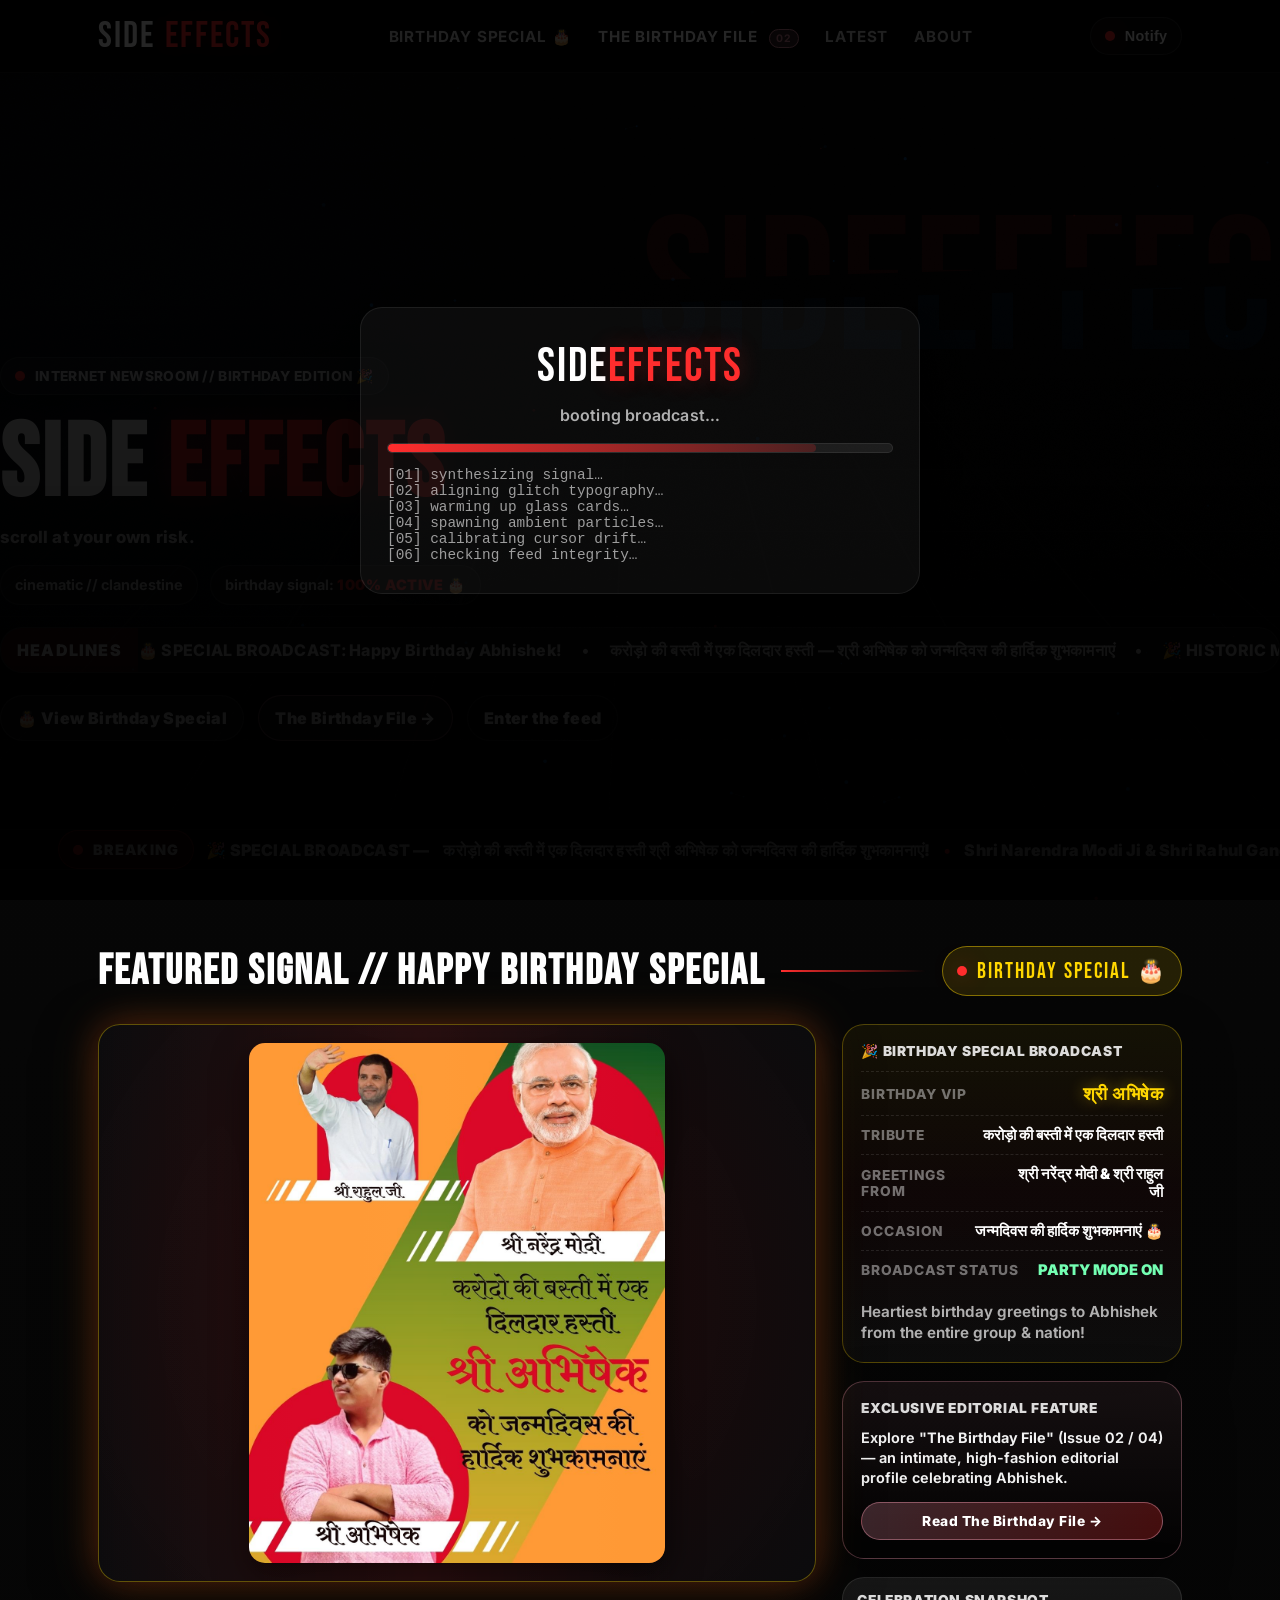
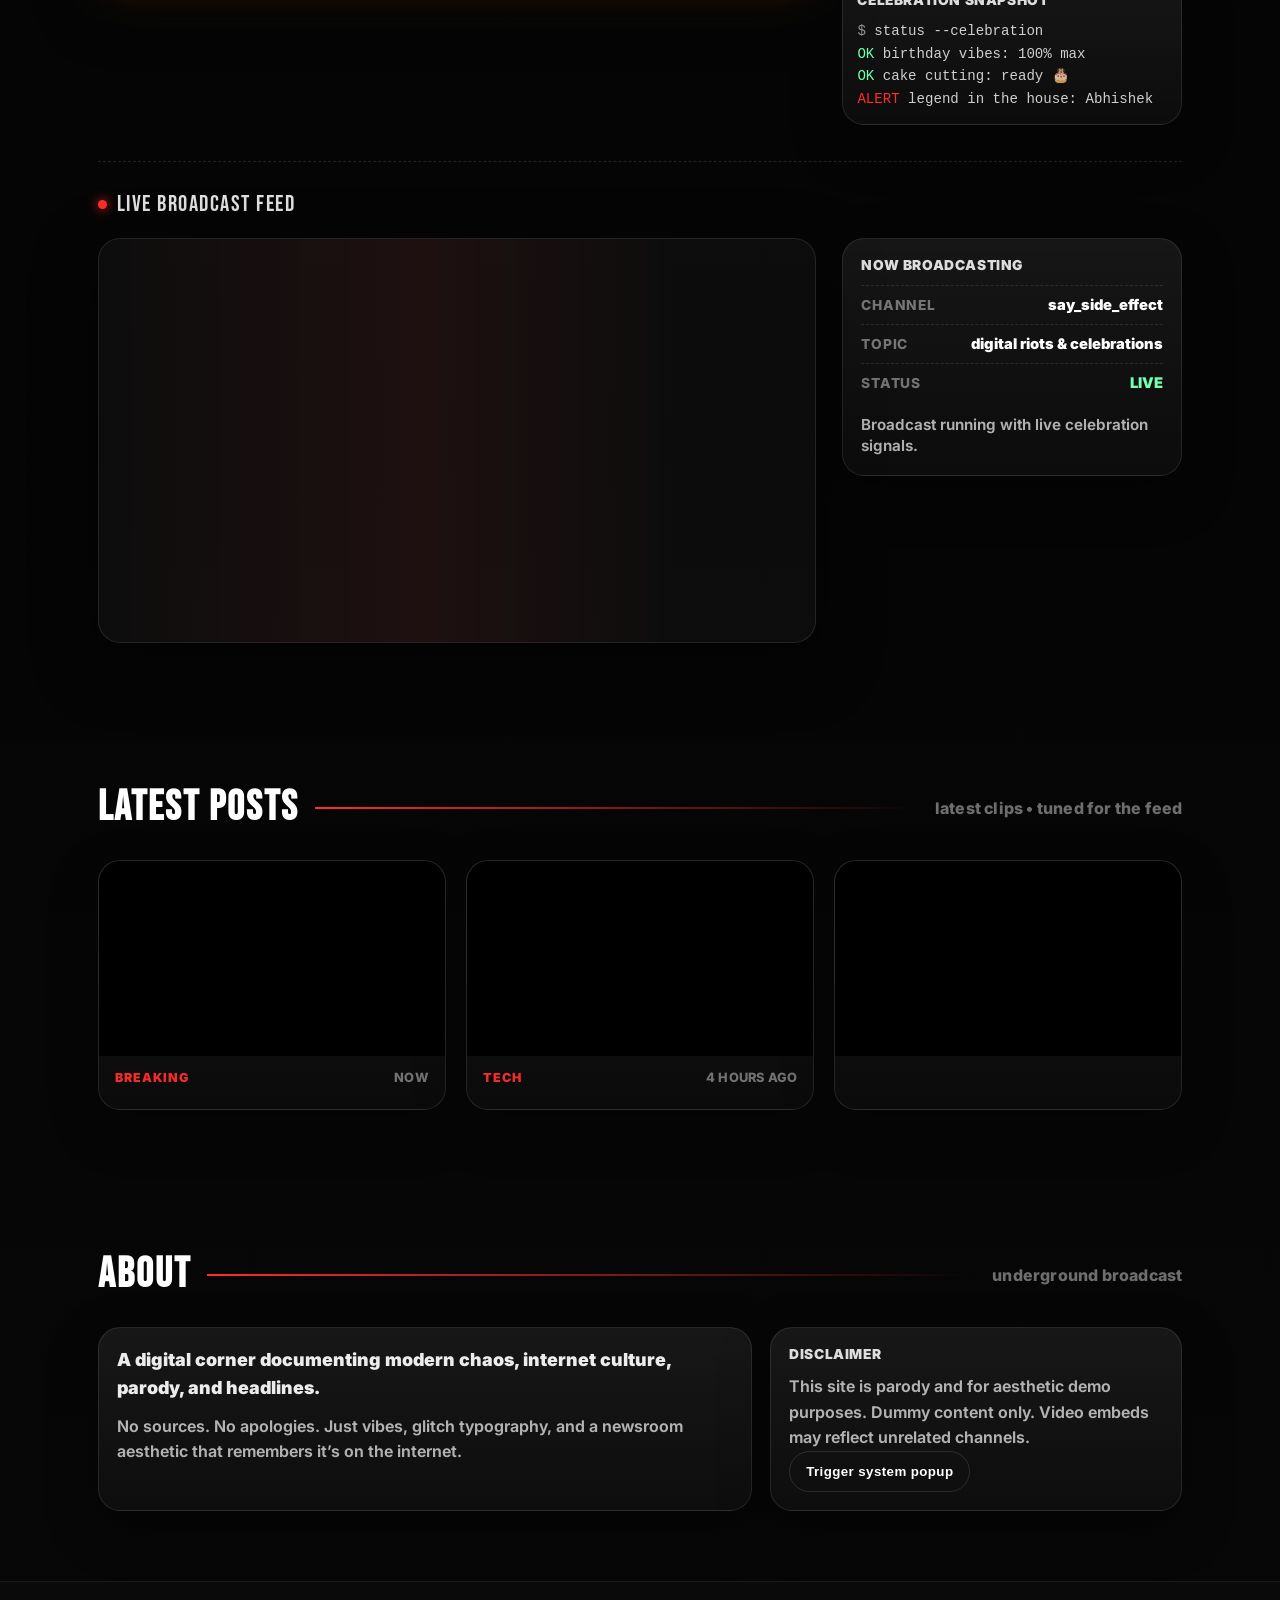
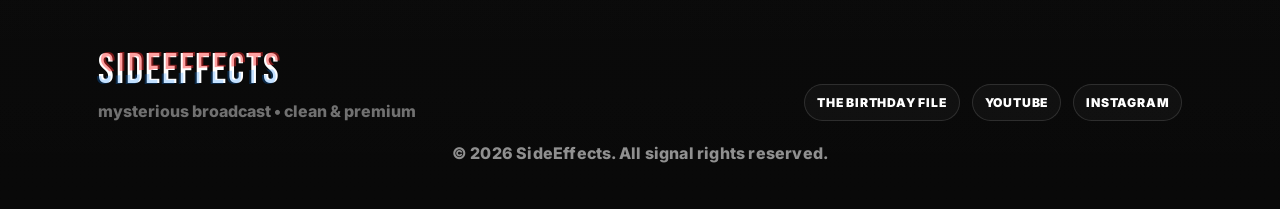
<file: index.html>
<!doctype html>
<html lang="en">
<head>
  <meta charset="UTF-8" />
  <meta name="viewport" content="width=device-width, initial-scale=1.0" />
  <title>SideEffects — scroll at your own risk.</title>
  <link rel="preconnect" href="https://fonts.googleapis.com">
  <link rel="preconnect" href="https://fonts.gstatic.com" crossorigin>
  <link href="https://fonts.googleapis.com/css2?family=Bebas+Neue&family=Inter:wght@400;500;600;700&display=swap" rel="stylesheet">
  <link rel="stylesheet" href="style.css" />
</head>
<body>
  <!-- Loading Screen -->
  <div id="loading" aria-hidden="true">
    <div class="loading-core">
      <div class="loading-logo">Side<span>Effects</span></div>
      <div class="loading-sub">booting broadcast…</div>
      <div class="loading-bar" role="progressbar" aria-valuemin="0" aria-valuemax="100">
        <div class="loading-bar-fill" id="loadingFill"></div>
      </div>
      <div class="loading-logs" id="loadingLogs"></div>
    </div>
  </div>

  <!-- Ambient Particles -->
  <canvas id="particles" aria-hidden="true"></canvas>



  <!-- Top Nav -->
  <header class="topbar">
    <div class="nav-inner">
      <div class="brand">
        <a href="#top" aria-label="SideEffects Home">
          <span class="brand-s1">Side</span>
          <span class="brand-s2">Effects</span>
        </a>
      </div>

      <nav class="nav-links" aria-label="Primary">
        <a href="#featured">Birthday Special 🎂</a>
        <a href="birthday-file.html" class="nav-bday-file">The Birthday File <span class="nav-file-badge">02</span></a>
        <a href="#latest">Latest</a>
        <a href="#about">About</a>
      </nav>

      <div class="nav-actions">
        <button class="icon-btn" id="openTerminal" type="button" aria-label="Open system notification">
          <span class="icon-dot" aria-hidden="true"></span>
          <span class="icon-btn-text">Notify</span>
        </button>
        <button class="hamburger" id="hamburger" type="button" aria-label="Open menu">
          <span></span><span></span><span></span>
        </button>
      </div>
    </div>
  </header>

  <!-- Hero -->
  <main id="top">
    <section class="hero">
      <div class="hero-bg" aria-hidden="true">
        <div class="hero-noise"></div>
        <div class="hero-glitch" data-text="SideEffects"></div>
        <div class="hero-grid"></div>
      </div>

      <div class="hero-content">
        <div class="hero-badge">
          <span class="badge-dot"></span>
          <span>internet newsroom // birthday edition 🎉</span>
        </div>

        <h1 class="hero-title">
          <span class="hero-title-main">Side</span>
          <span class="hero-title-accent">Effects</span>
        </h1>

        <p class="hero-tagline">scroll at your own risk.</p>

        <div class="hero-meta">
          <div class="meta-pill">cinematic // clandestine</div>
          <div class="meta-pill">birthday signal: <span class="meta-signal">100% ACTIVE 🎂</span></div>
        </div>

        <div class="hero-ticker" aria-label="Scrolling headlines">
          <div class="ticker-label">HEADLINES</div>
          <div class="ticker-track">
            <div class="ticker-line">
              <span>🎂 SPECIAL BROADCAST: Happy Birthday Abhishek!</span>
              <span class="sep">•</span>
              <span>करोड़ो की बस्ती में एक दिलदार हस्ती — श्री अभिषेक को जन्मदिवस की हार्दिक शुभकामनाएं</span>
              <span class="sep">•</span>
              <span>🎉 HISTORIC MOMENT: Narendra Modi Ji &amp; Rahul Gandhi Ji extend warm birthday wishes</span>
              <span class="sep">•</span>
              <span>PARTY SIGNAL: 100% stable &amp; vibes verified across all feeds</span>
              <span class="sep">•</span>
              <span>CAKE PROTOCOL: Maximum celebrations initiated 🎂</span>
              <span class="sep">•</span>
            </div>
            <div class="ticker-line ticker-line-2" aria-hidden="true">
              <span>🎂 SPECIAL BROADCAST: Happy Birthday Abhishek!</span>
              <span class="sep">•</span>
              <span>करोड़ो की बस्ती में एक दिलदार हस्ती — श्री अभिषेक को जन्मदिवस की हार्दिक शुभकामनाएं</span>
              <span class="sep">•</span>
              <span>🎉 HISTORIC MOMENT: Narendra Modi Ji &amp; Rahul Gandhi Ji extend warm birthday wishes</span>
              <span class="sep">•</span>
              <span>PARTY SIGNAL: 100% stable &amp; vibes verified across all feeds</span>
              <span class="sep">•</span>
              <span>CAKE PROTOCOL: Maximum celebrations initiated 🎂</span>
              <span class="sep">•</span>
            </div>
          </div>
        </div>

        <div class="hero-cta">
          <a class="btn" href="#featured">🎂 View Birthday Special</a>
          <a class="btn btn-editorial" href="birthday-file.html">The Birthday File &rarr;</a>
          <a class="btn btn-ghost" href="#latest">Enter the feed</a>
        </div>
      </div>
    </section>

    <!-- Breaking News Bar -->
    <section class="breaking" aria-label="Breaking news">
      <div class="breaking-inner">
        <div class="breaking-indicator" aria-hidden="true">
          <span class="blink"></span>
          <span class="indicator-text">BREAKING</span>
        </div>
        <div class="breaking-marquee">
          <div class="marquee">
            <span>🎉 SPECIAL BROADCAST — </span>
            <span>करोड़ो की बस्ती में एक दिलदार हस्ती श्री अभिषेक को जन्मदिवस की हार्दिक शुभकामनाएं!</span>
            <span class="dot">•</span>
            <span>Shri Narendra Modi Ji &amp; Shri Rahul Gandhi Ji unite for Abhishek's Birthday celebration</span>
            <span class="dot">•</span>
            <span>party alert: maximum celebrations active across all networks 🎂</span>
            <span class="dot">•</span>
            <span>🎉 SPECIAL BROADCAST — </span>
            <span>करोड़ो की बस्ती में एक दिलदार हस्ती श्री अभिषेक को जन्मदिवस की हार्दिक शुभकामनाएं!</span>
            <span class="dot">•</span>
            <span>Shri Narendra Modi Ji &amp; Shri Rahul Gandhi Ji unite for Abhishek's Birthday celebration</span>
            <span class="dot">•</span>
            <span>party alert: maximum celebrations active across all networks 🎂</span>
          </div>
        </div>
      </div>
    </section>

    <!-- Featured Signal / Happy Birthday Special Section -->
    <section id="featured" class="section">
      <div class="container">
        <div class="section-head">
          <h2>Featured Signal // Happy Birthday Special</h2>
          <div class="head-rule"></div>
          <div class="live-badge bday-live-pill" aria-label="Birthday Special Live">
            <span class="live-pulse" aria-hidden="true"></span>
            <span class="live-text">BIRTHDAY SPECIAL 🎂</span>
          </div>
        </div>

        <!-- Birthday Special Showcase -->
        <div class="bday-featured-wrap">
          <div class="bday-featured-frame">
            <div class="video-corners" aria-hidden="true"></div>
            <img
              src="श्री नरेंद्र मोदी.jpg"
              alt="Happy Birthday - श्री अभिषेक को जन्मदिवस की हार्दिक शुभकामनाएं"
              class="bday-featured-img"
            />
          </div>

          <aside class="video-side">
            <div class="glass-panel bday-glass-panel">
              <div class="panel-title">🎉 Birthday Special Broadcast</div>
              <div class="panel-row">
                <span class="k">Birthday VIP</span>
                <span class="v bday-vip-name">श्री अभिषेक</span>
              </div>
              <div class="panel-row">
                <span class="k">Tribute</span>
                <span class="v">करोड़ो की बस्ती में एक दिलदार हस्ती</span>
              </div>
              <div class="panel-row">
                <span class="k">Greetings From</span>
                <span class="v">श्री नरेंद्र मोदी &amp; श्री राहुल जी</span>
              </div>
              <div class="panel-row">
                <span class="k">Occasion</span>
                <span class="v">जन्मदिवस की हार्दिक शुभकामनाएं 🎂</span>
              </div>
              <div class="panel-row">
                <span class="k">Broadcast Status</span>
                <span class="v"><span class="ok">PARTY MODE ON</span></span>
              </div>
              <div class="panel-note">Heartiest birthday greetings to Abhishek from the entire group &amp; nation!</div>
            </div>

            <div class="glass-panel bday-editorial-panel">
              <div class="panel-title">Exclusive Editorial Feature</div>
              <p class="panel-note" style="margin-bottom: 12px; color: #f2f2f2; font-size: 0.9rem;">
                Explore <strong>"The Birthday File"</strong> (Issue 02 / 04) &mdash; an intimate, high-fashion editorial profile celebrating Abhishek.
              </p>
              <a href="birthday-file.html" class="btn-editorial-card">Read The Birthday File &rarr;</a>
            </div>

            <div class="glass-panel mini">
              <div class="panel-title">Celebration Snapshot</div>
              <div class="terminal-lines" aria-hidden="true">
                <div><span class="t-prompt">$</span> status --celebration</div>
                <div><span class="t-ok">OK</span> birthday vibes: 100% max</div>
                <div><span class="t-ok">OK</span> cake cutting: ready 🎂</div>
                <div><span class="t-warn">ALERT</span> legend in the house: Abhishek</div>
              </div>
            </div>
          </aside>
        </div>

        <!-- Live Stream Sub-block -->
        <div class="bday-stream-subblock">
          <div class="bday-stream-head">
            <span class="subblock-dot"></span>
            <span class="subblock-title">Live Broadcast Feed</span>
          </div>
          <div class="video-wrap">
            <div class="video-frame">
              <div class="video-corners" aria-hidden="true"></div>
              <div class="video-player">
                <iframe
                  title="SideEffects Live"
                  src="https://www.youtube.com/embed/I68FzLgeLzU?si=UVwG_Sx_bNW0osua"
                  frameborder="0"
                  allow="accelerometer; autoplay; clipboard-write; encrypted-media; gyroscope; picture-in-picture; web-share"
                  allowfullscreen>
                </iframe>
              </div>
            </div>

            <aside class="video-side">
              <div class="glass-panel">
                <div class="panel-title">Now Broadcasting</div>
                <div class="panel-row"><span class="k">Channel</span><span class="v"><a href="https://www.youtube.com/@SE-DOTCOM">say_side_effect</a></span></div>
                <div class="panel-row"><span class="k">Topic</span><span class="v">digital riots &amp; celebrations</span></div>
                <div class="panel-row"><span class="k">Status</span><span class="v"><span class="ok">LIVE</span></span></div>
                <div class="panel-note">Broadcast running with live celebration signals.</div>
              </div>
            </aside>
          </div>
        </div>
      </div>
    </section>

    <!-- Latest Posts / Grid -->
    <section id="latest" class="section">
      <div class="container">
        <div class="section-head">
          <h2>Latest Posts</h2>
          <div class="head-rule"></div>
          <div class="subtle">latest clips • tuned for the feed</div>
        </div>

        <div class="yt-grid" aria-label="Latest YouTube clips">
          <div class="yt-card reveal">
            <div class="yt-frame">
              <iframe
                title="SideEffects Clip 01"
                src="https://www.youtube.com/embed/miMrxEzJBpo?si=K7vqfnGy8VgXFJhq"
                frameborder="0"
                allow="accelerometer; autoplay; clipboard-write; encrypted-media; gyroscope; picture-in-picture; web-share"
                allowfullscreen>
              </iframe>
            </div>
            <div class="yt-meta">
              <span class="cat">Breaking</span>
              <span class="time">NOW</span>
            </div>
            <h3 class="title"></h3>
          </div>

          <div class="yt-card reveal">
            <div class="yt-frame">
              <iframe
                title="SideEffects Clip 02"
                src="https://www.youtube.com/embed/gcUCsK5JdaY?si=g6p8Q47TmxMS0TQ1"
                frameborder="0"
                allow="accelerometer; autoplay; clipboard-write; encrypted-media; gyroscope; picture-in-picture; web-share"
                allowfullscreen>
              </iframe>
            </div>


            <div class="yt-meta">
              <span class="cat">Tech</span>
              <span class="time">4 HOURS AGO</span>
            </div>
            <h3 class="title"></h3>
          </div>

          <div class="yt-card reveal">
            <div class="yt-frame">
              <iframe
                title="SideEffects Clip 03"
                src="https://www.youtube.com/embed/I68FzLgeLzU?si=OaWCHTT4j0-KNOdk"
                frameborder="0"
                allow="accelerometer; autoplay; clipboard-write; encrypted-media; gyroscope; picture-in-picture; web-share"
                allowfullscreen>
              </iframe>
            </div>



           <!-- <div class="yt-meta">
              <span class="cat">Culture</span>
              <span class="time">1 DAY AGO</span>
            </div>
            <h3 class="title"></h3>
          </div>

          <div class="yt-card reveal">
            <div class="yt-frame">
              <iframe
                title="SideEffects Clip 04"
                src="https://www.youtube.com/embed/kJQP7kiw5Fk?rel=0"
                frameborder="0"
                allow="accelerometer; autoplay; clipboard-write; encrypted-media; gyroscope; picture-in-picture; web-share"
                allowfullscreen>
              </iframe>
            </div>
            <div class="yt-meta">
              <span class="cat">Finance</span>
              <span class="time">2 DAYS AGO</span>
            </div>
            <h3 class="title">Markets React to One Meme Screenshot</h3>
          </div>
        </div>
      </div>-->
    </section>


    <!-- About -->
    <section id="about" class="section">
      <div class="container">
        <div class="section-head">
          <h2>About</h2>
          <div class="head-rule"></div>
          <div class="subtle">underground broadcast</div>
        </div>

        <div class="about">
          <div class="about-card glass-panel">
            <div class="about-text">
              <p class="lead">A digital corner documenting modern chaos, internet culture, parody, and headlines.</p>
              <p class="muted">No sources. No apologies. Just vibes, glitch typography, and a newsroom aesthetic that remembers it’s on the internet.</p>
              <!--<div class="about-tags">
                <span class="tag">cyberpunk</span>
                <span class="tag">analog horror</span>
                <span class="tag">meme energy</span>
                <span class="tag">gen z</span>
              </div>-->
            </div>
          </div>

          <div class="about-card glass-panel">
            <div class="about-text">
              <div class="panel-title">Disclaimer</div>
              <p class="muted">This site is parody and for aesthetic demo purposes. Dummy content only. Video embeds may reflect unrelated channels.</p>
              <button class="btn btn-ghost" id="showNotification" type="button">Trigger system popup</button>
            </div>
          </div>
        </div>
      </div>
    </section>

    <!-- Footer -->
    <footer class="footer">
      <div class="container">
        <div class="footer-top">
          <div class="footer-brand">
            <div class="glitch-footer" data-text="SideEffects">SideEffects</div>
            <div class="footer-muted">mysterious broadcast • clean & premium</div>
          </div>

          <div class="footer-links" aria-label="Social links">
            <a href="birthday-file.html" class="foot-link">THE BIRTHDAY FILE</a>
            <a href="https://www.youtube.com/@SE-DOTCOM" target="_blank" class="foot-link">YouTube</a>
            <a href="https://www.instagram.com/say_side_effect/" target="_blank" class="foot-link">INSTAGRAM</a>
          </div>
        </div>

        <div class="footer-bottom">
          <span>© <span id="year"></span> SideEffects. All signal rights reserved.</span>
        </div>
      </div>
    </footer>

    <!-- Terminal Notification Popups -->
    <div id="toastStack" aria-live="polite" aria-relevant="additions"></div>
  </main>

  <!-- Birthday Greeting Modal -->
  <div id="birthdayModal" class="birthday-modal-overlay" role="dialog" aria-modal="true" aria-labelledby="bdayHeading" aria-hidden="true">
    <div class="birthday-modal-backdrop"></div>
    <div class="birthday-modal-container">
      <div class="birthday-modal-card">
        <!-- Festive Confetti Pieces -->
        <div class="birthday-confetti" aria-hidden="true">
          <span class="confetti-piece c1"></span>
          <span class="confetti-piece c2"></span>
          <span class="confetti-piece c3"></span>
          <span class="confetti-piece c4"></span>
          <span class="confetti-piece c5"></span>
          <span class="confetti-piece c6"></span>
          <span class="confetti-piece c7"></span>
          <span class="confetti-piece c8"></span>
        </div>

        <button class="birthday-close-btn" id="closeBirthdayModal" type="button" aria-label="Close Birthday Popup">
          <span aria-hidden="true">&times;</span>
        </button>

        <div class="birthday-card-header">
          <div class="birthday-badge">
            <span class="badge-sparkle">✨</span>
            <span>SPECIAL OCCASION // BIRTHDAY BROADCAST</span>
            <span class="badge-sparkle">✨</span>
          </div>
          <h2 id="bdayHeading" class="birthday-title">HAPPY BIRTHDAY!</h2>
          <p class="birthday-subtitle">जन्मदिवस की हार्दिक शुभकामनाएं 🎉</p>
        </div>

        <div class="birthday-image-wrapper">
          <img src="श्री नरेंद्र मोदी.jpg" alt="Happy Birthday - श्री अभिषेक को जन्मदिवस की हार्दिक शुभकामनाएं" class="birthday-image" />
        </div>

        <div class="birthday-card-footer">
          <button class="birthday-action-btn" id="dismissBirthdayBtn" type="button">
            <span>Enter Website</span>
            <span class="btn-arrow">&rarr;</span>
          </button>
          <a href="birthday-file.html" class="birthday-editorial-link">
            Read "The Birthday File" (Page 02) &rarr;
          </a>
        </div>
      </div>
    </div>
  </div>

  <script src="script.js"></script>
</body>
</html>
</file>
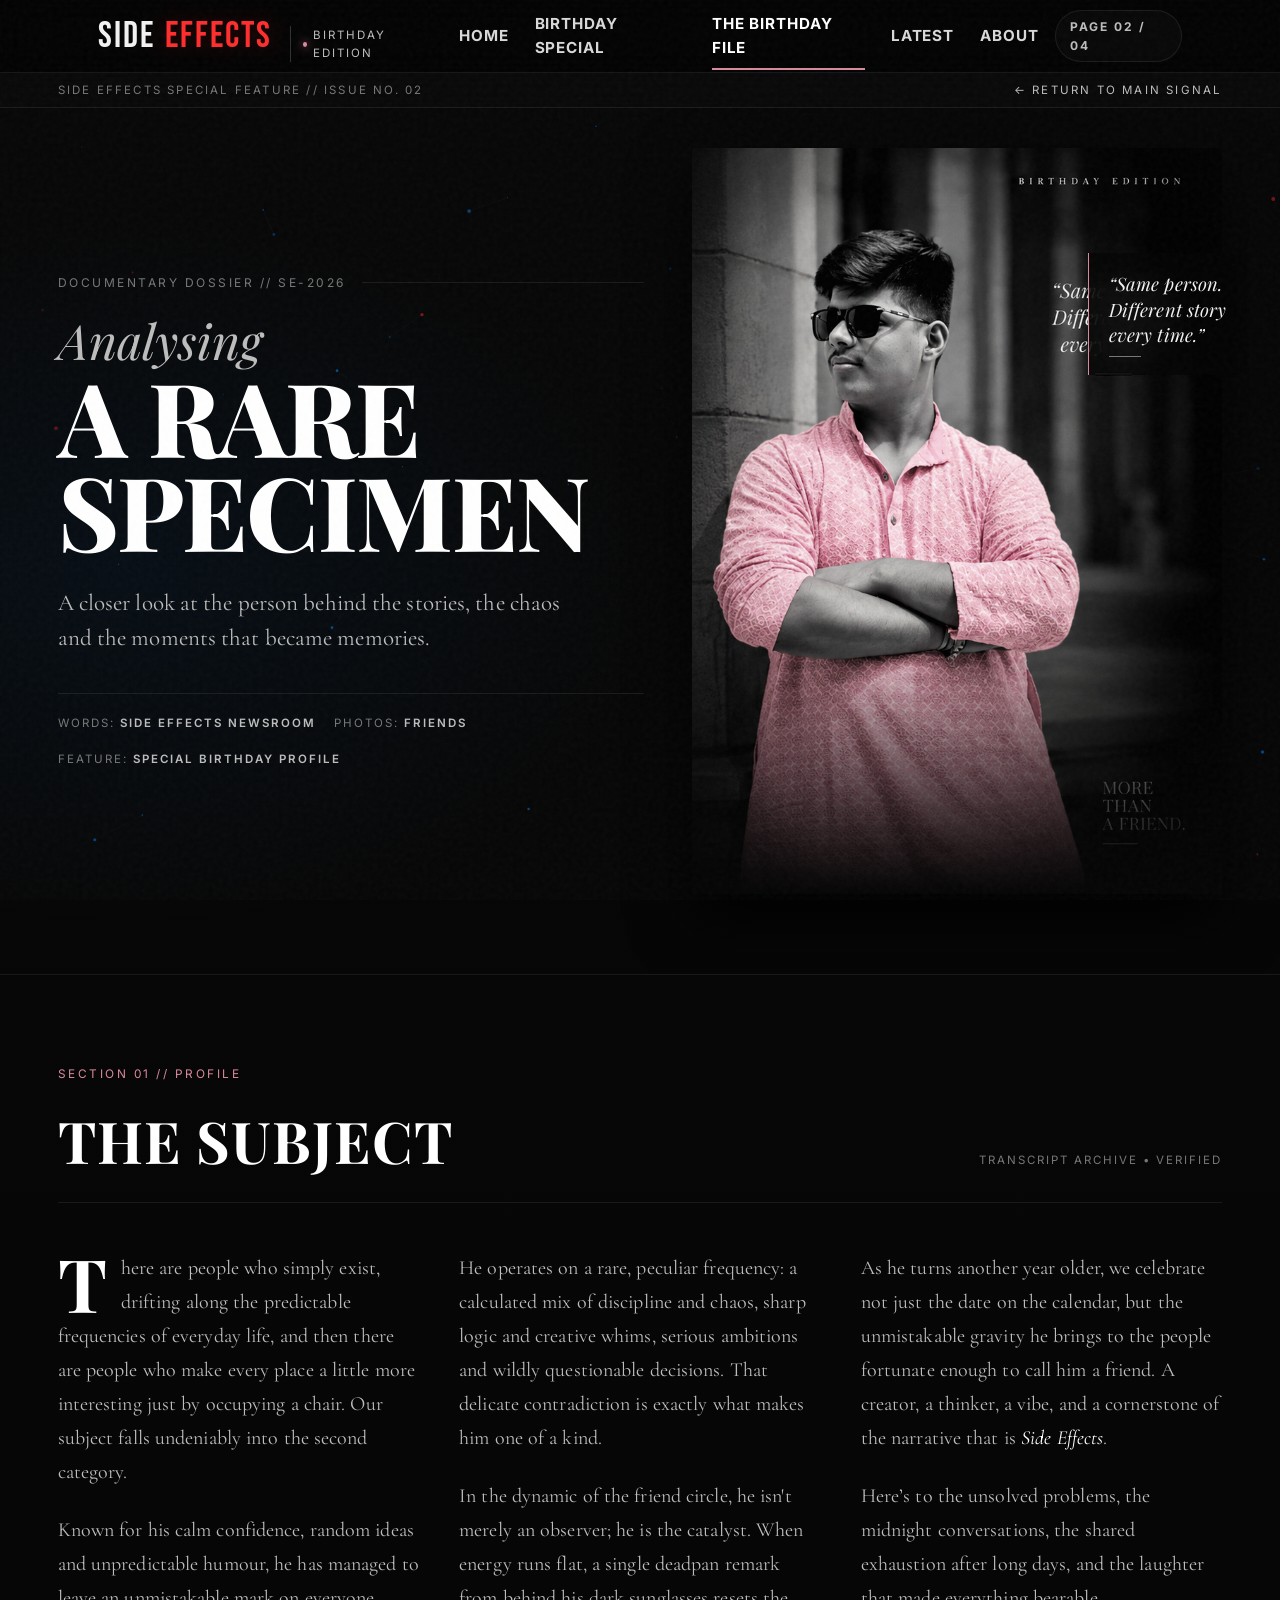
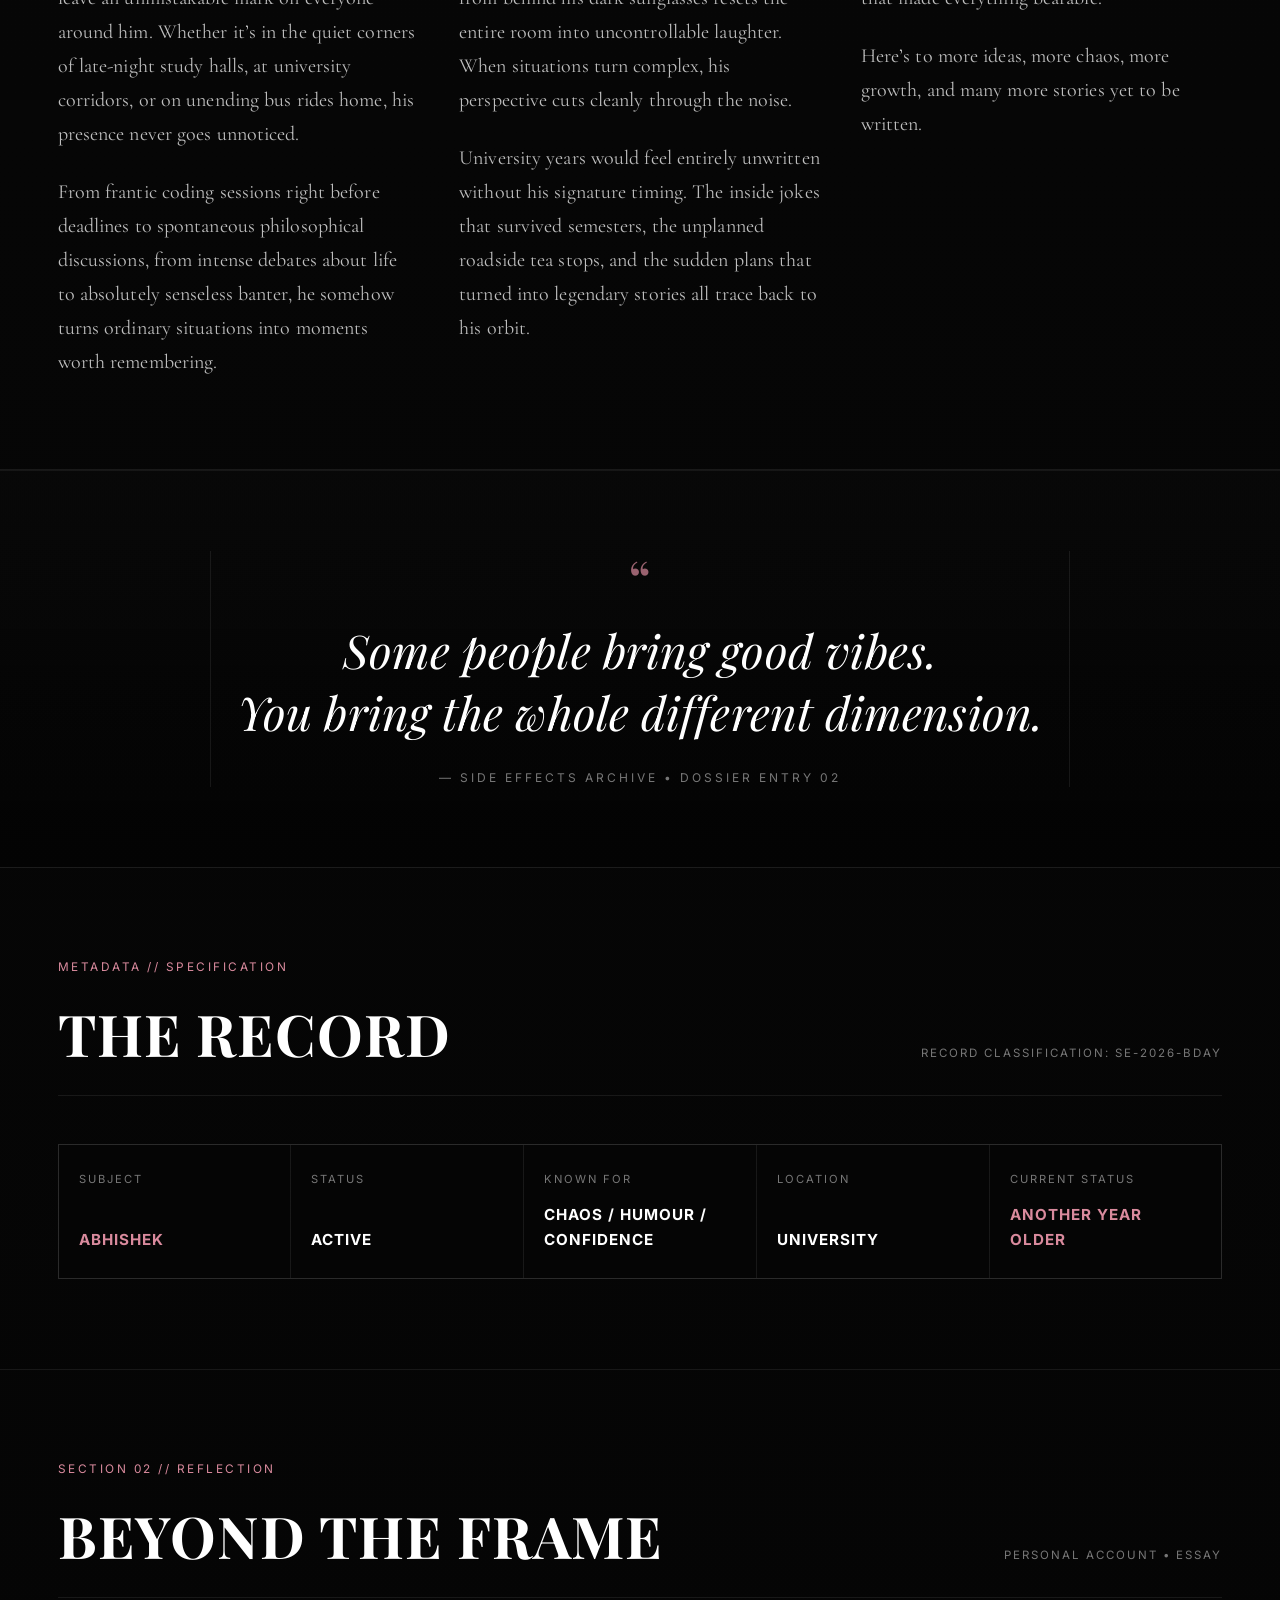
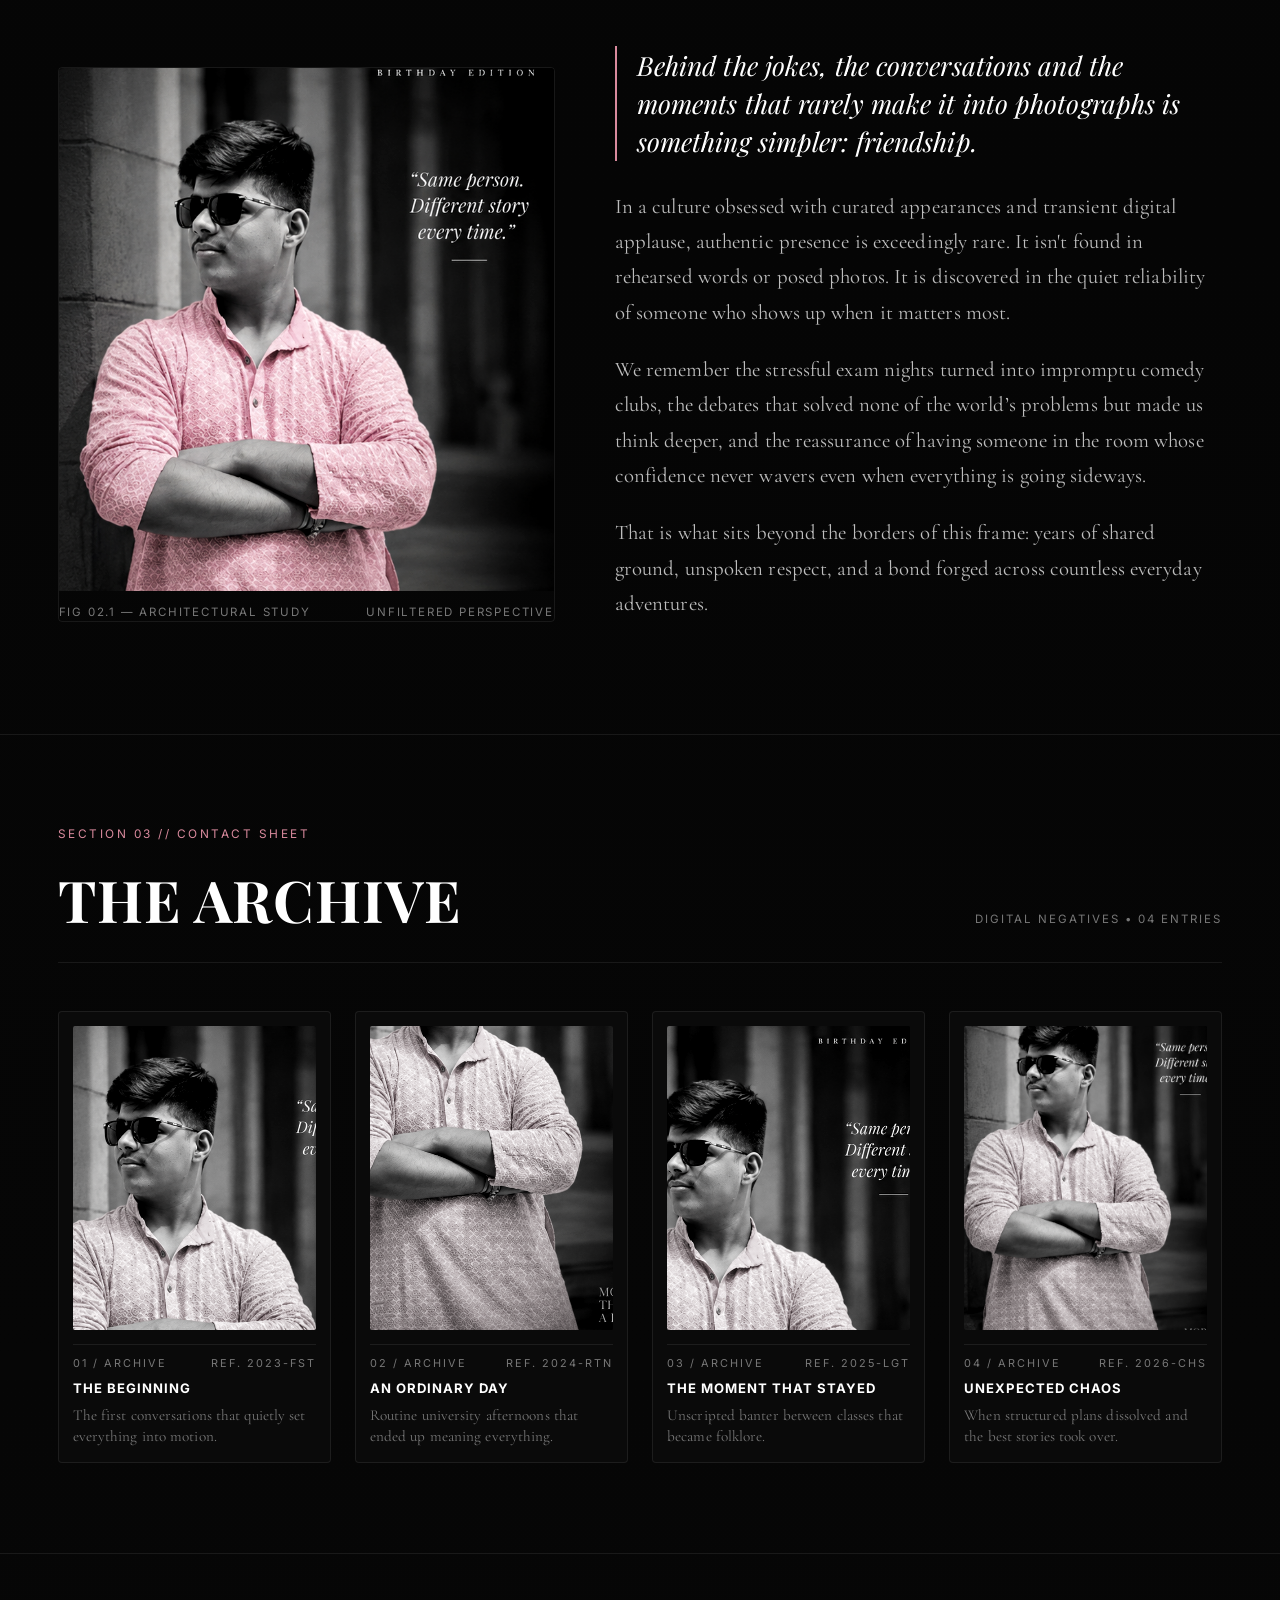
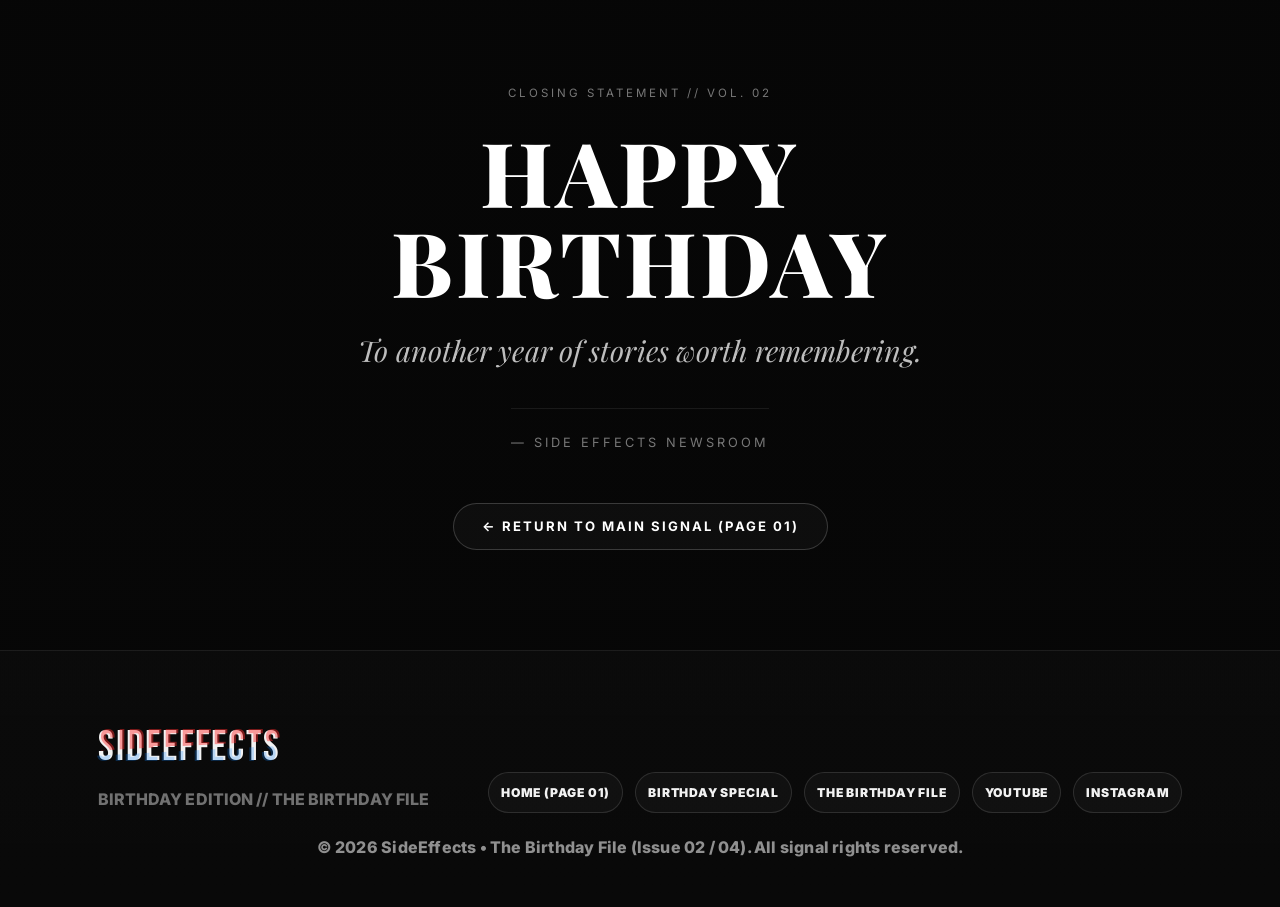
<file: birthday-file.html>
<!doctype html>
<html lang="en">
<head>
  <meta charset="UTF-8" />
  <meta name="viewport" content="width=device-width, initial-scale=1.0" />
  <title>The Birthday File — A Rare Specimen | Side Effects</title>
  <link rel="preconnect" href="https://fonts.googleapis.com">
  <link rel="preconnect" href="https://fonts.gstatic.com" crossorigin>
  <link href="https://fonts.googleapis.com/css2?family=Bebas+Neue&family=Cormorant+Garamond:ital,wght@0,300;0,400;0,500;0,600;0,700;1,400;1,600&family=Inter:wght@300;400;500;600;700&family=Playfair+Display:ital,wght@0,400;0,600;0,700;0,900;1,400;1,600&display=swap" rel="stylesheet">
  <link rel="stylesheet" href="style.css" />
  <link rel="stylesheet" href="birthday-file.css" />
</head>
<body class="editorial-page">
  <!-- Subtle Film Grain -->
  <div class="film-grain" aria-hidden="true"></div>

  <!-- Ambient Particles -->
  <canvas id="particles" aria-hidden="true"></canvas>

  <!-- Top Navigation (Consistent with Main Website) -->
  <header class="topbar">
    <div class="nav-inner">
      <div class="brand">
        <a href="index.html" aria-label="SideEffects Home">
          <span class="brand-s1">Side</span>
          <span class="brand-s2">Effects</span>
          <span class="nav-edition-tag"><span class="edition-dot"></span>BIRTHDAY EDITION</span>
        </a>
      </div>

      <nav class="nav-links" aria-label="Primary">
        <a href="index.html">Home</a>
        <a href="index.html#featured">Birthday Special</a>
        <a href="birthday-file.html" class="active">The Birthday File</a>
        <a href="index.html#latest">Latest</a>
        <a href="index.html#about">About</a>
      </nav>

      <div class="nav-actions">
        <span class="nav-page-counter">PAGE 02 / 04</span>
        <button class="hamburger" id="hamburger" type="button" aria-label="Open menu">
          <span></span><span></span><span></span>
        </button>
      </div>
    </div>
  </header>

  <!-- Editorial Masthead Sub-bar -->
  <div class="editorial-masthead-bar">
    <div class="masthead-inner">
      <span>SIDE EFFECTS SPECIAL FEATURE // ISSUE NO. 02</span>
      <a href="index.html">&larr; RETURN TO MAIN SIGNAL</a>
    </div>
  </div>

  <main id="top">
    <!-- ==========================================================================
         HERO / EDITORIAL COVER SPREAD
         ========================================================================== -->
    <section class="editorial-hero">
      <div class="editorial-hero-grid">
        <!-- Left Side: Editorial Headline -->
        <div class="hero-typography">
          <div class="hero-overhead-label">
            <span class="overhead-text">DOCUMENTARY DOSSIER // SE-2026</span>
            <div class="overhead-line"></div>
          </div>

          <div class="hero-italic-prefix">Analysing</div>
          <h1 class="hero-major-title">
            <span>A RARE</span>
            <span>SPECIMEN</span>
          </h1>

          <p class="hero-deck">
            A closer look at the person behind the stories, the chaos and the moments that became memories.
          </p>

          <div class="hero-credits-bar">
            <div class="credit-item">Words: <span>Side Effects Newsroom</span></div>
            <div class="credit-item">Photos: <span>Friends</span></div>
            <div class="credit-item">Feature: <span>Special Birthday Profile</span></div>
          </div>
        </div>

        <!-- Right Side: Cinematic Portrait -->
        <div class="hero-portrait-stage">
          <div class="hero-portrait-wrap">
            <img
              src="portrait_hero.png"
              alt="Abhishek — The Subject of The Birthday File"
              class="hero-portrait-img"
            />
            <div class="hero-floating-quote">
              <div class="quote-serif">
                &ldquo;Same person.<br>Different story<br>every time.&rdquo;
              </div>
              <div class="quote-subline"></div>
            </div>
          </div>
        </div>
      </div>
    </section>

    <!-- ==========================================================================
         EDITORIAL ARTICLE SECTION: "THE SUBJECT"
         ========================================================================== -->
    <section class="editorial-section">
      <div class="editorial-container">
        <span class="section-eyebrow">SECTION 01 // PROFILE</span>
        <div class="editorial-heading-row">
          <h2 class="editorial-section-title">THE SUBJECT</h2>
          <span class="editorial-section-meta">TRANSCRIPT ARCHIVE &bull; VERIFIED</span>
        </div>

        <div class="editorial-article-columns">
          <div class="article-col">
            <p>
              <span class="dropcap">T</span>here are people who simply exist, drifting along the predictable frequencies of everyday life, and then there are people who make every place a little more interesting just by occupying a chair. Our subject falls undeniably into the second category.
            </p>
            <p>
              Known for his calm confidence, random ideas and unpredictable humour, he has managed to leave an unmistakable mark on everyone around him. Whether it’s in the quiet corners of late-night study halls, at university corridors, or on unending bus rides home, his presence never goes unnoticed.
            </p>
            <p>
              From frantic coding sessions right before deadlines to spontaneous philosophical discussions, from intense debates about life to absolutely senseless banter, he somehow turns ordinary situations into moments worth remembering.
            </p>
          </div>

          <div class="article-col">
            <p>
              He operates on a rare, peculiar frequency: a calculated mix of discipline and chaos, sharp logic and creative whims, serious ambitions and wildly questionable decisions. That delicate contradiction is exactly what makes him one of a kind.
            </p>
            <p>
              In the dynamic of the friend circle, he isn't merely an observer; he is the catalyst. When energy runs flat, a single deadpan remark from behind his dark sunglasses resets the entire room into uncontrollable laughter. When situations turn complex, his perspective cuts cleanly through the noise.
            </p>
            <p>
              University years would feel entirely unwritten without his signature timing. The inside jokes that survived semesters, the unplanned roadside tea stops, and the sudden plans that turned into legendary stories all trace back to his orbit.
            </p>
          </div>

          <div class="article-col">
            <p>
              As he turns another year older, we celebrate not just the date on the calendar, but the unmistakable gravity he brings to the people fortunate enough to call him a friend. A creator, a thinker, a vibe, and a cornerstone of the narrative that is <em>Side Effects</em>.
            </p>
            <p>
              Here’s to the unsolved problems, the midnight conversations, the shared exhaustion after long days, and the laughter that made everything bearable.
            </p>
            <p>
              Here’s to more ideas, more chaos, more growth, and many more stories yet to be written.
            </p>
          </div>
        </div>
      </div>
    </section>

    <!-- ==========================================================================
         CENTER QUOTE SPREAD
         ========================================================================== -->
    <section class="center-quote-spread">
      <div class="quote-wrapper">
        <div class="quote-ornament">&ldquo;</div>
        <blockquote class="quote-major-text">
          Some people bring good vibes.<br>
          You bring the whole different dimension.
        </blockquote>
        <div class="quote-attribution">&mdash; SIDE EFFECTS ARCHIVE &bull; DOSSIER ENTRY 02</div>
      </div>
    </section>

    <!-- ==========================================================================
         PROFILE DETAILS: "THE RECORD"
         ========================================================================== -->
    <section class="editorial-section">
      <div class="editorial-container">
        <span class="section-eyebrow">METADATA // SPECIFICATION</span>
        <div class="editorial-heading-row">
          <h2 class="editorial-section-title">THE RECORD</h2>
          <span class="editorial-section-meta">RECORD CLASSIFICATION: SE-2026-BDAY</span>
        </div>

        <div class="the-record-grid">
          <div class="record-cell">
            <span class="record-label">Subject</span>
            <span class="record-value highlight-pink">ABHISHEK</span>
          </div>

          <div class="record-cell">
            <span class="record-label">Status</span>
            <span class="record-value">ACTIVE</span>
          </div>

          <div class="record-cell">
            <span class="record-label">Known For</span>
            <span class="record-value">CHAOS / HUMOUR / CONFIDENCE</span>
          </div>

          <div class="record-cell">
            <span class="record-label">Location</span>
            <span class="record-value">UNIVERSITY</span>
          </div>

          <div class="record-cell">
            <span class="record-label">Current Status</span>
            <span class="record-value highlight-pink">ANOTHER YEAR OLDER</span>
          </div>
        </div>
      </div>
    </section>

    <!-- ==========================================================================
         SECOND EDITORIAL SECTION: "BEYOND THE FRAME"
         ========================================================================== -->
    <section class="editorial-section">
      <div class="editorial-container">
        <span class="section-eyebrow">SECTION 02 // REFLECTION</span>
        <div class="editorial-heading-row">
          <h2 class="editorial-section-title">BEYOND THE FRAME</h2>
          <span class="editorial-section-meta">PERSONAL ACCOUNT &bull; ESSAY</span>
        </div>

        <div class="beyond-frame-layout">
          <div class="beyond-image-frame">
            <img
              src="portrait_beyond.png"
              alt="Abhishek — Beyond The Frame"
              loading="lazy"
            />
            <div class="beyond-image-caption">
              <span>FIG 02.1 &mdash; ARCHITECTURAL STUDY</span>
              <span>UNFILTERED PERSPECTIVE</span>
            </div>
          </div>

          <div class="beyond-content">
            <div class="beyond-lead">
              Behind the jokes, the conversations and the moments that rarely make it into photographs is something simpler: friendship.
            </div>

            <p>
              In a culture obsessed with curated appearances and transient digital applause, authentic presence is exceedingly rare. It isn't found in rehearsed words or posed photos. It is discovered in the quiet reliability of someone who shows up when it matters most.
            </p>

            <p>
              We remember the stressful exam nights turned into impromptu comedy clubs, the debates that solved none of the world’s problems but made us think deeper, and the reassurance of having someone in the room whose confidence never wavers even when everything is going sideways.
            </p>

            <p>
              That is what sits beyond the borders of this frame: years of shared ground, unspoken respect, and a bond forged across countless everyday adventures.
            </p>
          </div>
        </div>
      </div>
    </section>

    <!-- ==========================================================================
         MEMORY / ARCHIVE SECTION: "THE ARCHIVE"
         ========================================================================== -->
    <section class="editorial-section" id="archive">
      <div class="editorial-container">
        <span class="section-eyebrow">SECTION 03 // CONTACT SHEET</span>
        <div class="editorial-heading-row">
          <h2 class="editorial-section-title">THE ARCHIVE</h2>
          <span class="editorial-section-meta">DIGITAL NEGATIVES &bull; 04 ENTRIES</span>
        </div>

        <div class="archive-contact-sheet">
          <!-- Item 01 -->
          <article class="archive-item">
            <div class="archive-photo-wrap">
              <img src="archive_01.png" alt="Archive 01 — The Beginning" loading="lazy" />
            </div>
            <div class="archive-info">
              <div class="archive-index">
                <span>01 / ARCHIVE</span>
                <span>REF. 2023-FST</span>
              </div>
              <div class="archive-title">THE BEGINNING</div>
              <div class="archive-caption">The first conversations that quietly set everything into motion.</div>
            </div>
          </article>

          <!-- Item 02 -->
          <article class="archive-item">
            <div class="archive-photo-wrap">
              <img src="archive_02.png" alt="Archive 02 — An Ordinary Day" loading="lazy" />
            </div>
            <div class="archive-info">
              <div class="archive-index">
                <span>02 / ARCHIVE</span>
                <span>REF. 2024-RTN</span>
              </div>
              <div class="archive-title">AN ORDINARY DAY</div>
              <div class="archive-caption">Routine university afternoons that ended up meaning everything.</div>
            </div>
          </article>

          <!-- Item 03 -->
          <article class="archive-item">
            <div class="archive-photo-wrap">
              <img src="archive_03.png" alt="Archive 03 — The Moment That Stayed" loading="lazy" />
            </div>
            <div class="archive-info">
              <div class="archive-index">
                <span>03 / ARCHIVE</span>
                <span>REF. 2025-LGT</span>
              </div>
              <div class="archive-title">THE MOMENT THAT STAYED</div>
              <div class="archive-caption">Unscripted banter between classes that became folklore.</div>
            </div>
          </article>

          <!-- Item 04 -->
          <article class="archive-item">
            <div class="archive-photo-wrap">
              <img src="archive_04.png" alt="Archive 04 — Unexpected Chaos" loading="lazy" />
            </div>
            <div class="archive-info">
              <div class="archive-index">
                <span>04 / ARCHIVE</span>
                <span>REF. 2026-CHS</span>
              </div>
              <div class="archive-title">UNEXPECTED CHAOS</div>
              <div class="archive-caption">When structured plans dissolved and the best stories took over.</div>
            </div>
          </article>
        </div>
      </div>
    </section>

    <!-- ==========================================================================
         FINAL BIRTHDAY STATEMENT
         ========================================================================== -->
    <section class="final-statement-section">
      <div class="final-statement-inner">
        <div class="final-overhead-code">CLOSING STATEMENT // VOL. 02</div>
        <h2 class="final-statement-title">HAPPY BIRTHDAY</h2>
        <p class="final-statement-tagline">To another year of stories worth remembering.</p>
        <div class="final-signature">&mdash; SIDE EFFECTS NEWSROOM</div>

        <div class="editorial-nav-return">
          <a href="index.html" class="btn-editorial-return">
            &larr; Return to Main Signal (Page 01)
          </a>
        </div>
      </div>
    </section>
  </main>

  <!-- Footer (Consistent with Main Website) -->
  <footer class="footer">
    <div class="container">
      <div class="footer-top">
        <div class="footer-brand">
          <div class="glitch-footer" data-text="SideEffects">SideEffects</div>
          <div class="footer-muted">BIRTHDAY EDITION // THE BIRTHDAY FILE</div>
        </div>

        <div class="footer-links" aria-label="Quick links">
          <a href="index.html" class="foot-link">HOME (PAGE 01)</a>
          <a href="index.html#featured" class="foot-link">BIRTHDAY SPECIAL</a>
          <a href="birthday-file.html" class="foot-link">THE BIRTHDAY FILE</a>
          <a href="https://www.youtube.com/@SE-DOTCOM" target="_blank" class="foot-link">YOUTUBE</a>
          <a href="https://www.instagram.com/say_side_effect/" target="_blank" class="foot-link">INSTAGRAM</a>
        </div>
      </div>

      <div class="footer-bottom">
        <span>&copy; <span id="year"></span> SideEffects &bull; The Birthday File (Issue 02 / 04). All signal rights reserved.</span>
      </div>
    </div>
  </footer>

  <script src="script.js"></script>
</body>
</html>
</file>
<file: style.css>
:root{
  --bg:#070707;
  --bg2:#0b0b0b;
  --panel:rgba(255,255,255,.06);
  --panel2:rgba(255,255,255,.09);
  --stroke:rgba(255,255,255,.10);
  --text:#fff;
  --muted:rgba(255,255,255,.68);
  --muted2:rgba(255,255,255,.42);
  --accent:#FF2D2D;
  --accent2:#ff4a4a;
  --blue:#0A84FF;
  --shadow: 0 20px 60px rgba(0,0,0,.55);
  --radius:16px;
  --radius2:22px;
  --ease:cubic-bezier(.16,1,.3,1);
}

*{box-sizing:border-box;margin:0;padding:0}
html{scroll-behavior:smooth}
body{
  background: radial-gradient(1200px 700px at 50% -10%, rgba(255,45,45,.08), transparent 55%),
              radial-gradient(900px 600px at 10% 10%, rgba(10,132,255,.06), transparent 60%),
              linear-gradient(180deg, var(--bg), #050505 60%, #070707);
  color:var(--text);
  font-family:Inter,system-ui,-apple-system,Segoe UI,Roboto,Arial,sans-serif;
  overflow-x:hidden;
}

a{color:inherit;text-decoration:none}
.container{max-width:1200px;margin:0 auto;padding:0 4.5vw}

/* ===== Loading ===== */
#loading{
  position:fixed;inset:0;z-index:9999;
  display:flex;align-items:center;justify-content:center;
  background: linear-gradient(180deg, rgba(0,0,0,.85), rgba(0,0,0,.95));
}
.loading-core{
  width:min(560px,92vw);
  padding:30px 26px;
  border-radius:var(--radius2);
  border:1px solid rgba(255,255,255,.08);
  background: rgba(255,255,255,.04);
  box-shadow: var(--shadow);
}
.loading-logo{
  font-family:'Bebas Neue',sans-serif;
  letter-spacing:2px;
  font-size:3rem;
  text-align:center;
  margin-bottom:10px;
  position:relative;
}
.loading-logo span{color:var(--accent);text-shadow:0 0 22px rgba(255,45,45,.28)}
.loading-sub{color:var(--muted);text-align:center;font-weight:600;margin-bottom:18px;letter-spacing:.2px}
.loading-bar{height:10px;border-radius:999px;background:rgba(255,255,255,.08);overflow:hidden;border:1px solid rgba(255,255,255,.08)}
.loading-bar-fill{height:100%;width:30%;background: linear-gradient(90deg, var(--accent), rgba(255,45,45,.2));border-radius:999px;animation:loadAnim 1.2s var(--ease) infinite}
@keyframes loadAnim{0%{transform:translateX(-30%)}100%{transform:translateX(130%);opacity:.9}}
.loading-logs{margin-top:14px;color:rgba(255,255,255,.6);font-size:.9rem;font-family:ui-monospace,SFMono-Regular,Menlo,Consolas,monospace}

/* ===== Particles ===== */
#particles{position:fixed;inset:0;z-index:-2;pointer-events:none;opacity:.9}



/* ===== Topbar ===== */
.topbar{
  position:sticky;top:0;z-index:98;
  backdrop-filter: blur(12px);
  background: rgba(0,0,0,.55);
  border-bottom:1px solid rgba(255,255,255,.08);
}
.nav-inner{max-width:1200px;margin:0 auto;padding:0 4.5vw;height:72px;display:flex;align-items:center;justify-content:space-between;gap:16px}
.brand a{display:flex;align-items:baseline;gap:10px}
.brand-s1{font-family:'Bebas Neue',sans-serif;letter-spacing:2px;font-size:2.3rem}
.brand-s2{font-family:'Bebas Neue',sans-serif;letter-spacing:2px;font-size:2.3rem;color:var(--accent);text-shadow:0 0 24px rgba(255,45,45,.25)}

.nav-links{display:flex;gap:26px;align-items:center}
.nav-links a{
  font-size:.95rem;font-weight:700;text-transform:uppercase;letter-spacing:.9px;color:rgba(255,255,255,.85);
  position:relative;transition:color .2s var(--ease)
}
.nav-links a::after{content:'';position:absolute;left:0;bottom:-10px;height:2px;width:0;background:var(--accent);transition:width .25s var(--ease)}
.nav-links a:hover{color:#fff}
.nav-links a:hover::after{width:100%}

.nav-actions{display:flex;align-items:center;gap:14px}
.icon-btn{
  border:1px solid rgba(255,255,255,.12);background:rgba(255,255,255,.04);
  color:#fff;border-radius:999px;padding:10px 14px;font-weight:800;letter-spacing:.3px;
  cursor:pointer;display:flex;align-items:center;gap:10px;transition:transform .15s var(--ease),border-color .15s var(--ease),background .15s var(--ease)
}
.icon-btn:hover{transform:translateY(-2px);border-color:rgba(255,45,45,.45);background:rgba(255,45,45,.08)}
.icon-dot{width:10px;height:10px;border-radius:50%;background:var(--accent);box-shadow:0 0 18px rgba(255,45,45,.35)}
.icon-btn-text{font-size:.9rem}

.hamburger{
  display:none;
  flex-direction:column;
  justify-content:center;
  align-items:center;
  gap:5px;
  background:transparent;
  border:0;
  cursor:pointer;
  width:40px;
  height:40px;
  border-radius:8px;
  transition:background .2s var(--ease);
}
.hamburger:hover{
  background:rgba(255,255,255,.08);
}
.hamburger span{
  width:22px;
  height:2px;
  background:#fff;
  opacity:.9;
  border-radius:2px;
  transition:transform .25s var(--ease),opacity .2s ease;
}
.hamburger.active span:nth-child(1){
  transform:translateY(7px) rotate(45deg);
}
.hamburger.active span:nth-child(2){
  opacity:0;
  transform:translateX(-8px);
}
.hamburger.active span:nth-child(3){
  transform:translateY(-7px) rotate(-45deg);
}

/* ===== Hero ===== */
.hero{position:relative;min-height:82vh;display:flex;align-items:flex-end;overflow:hidden;padding:60px 0 70px}
.hero-bg{position:absolute;inset:0;z-index:0}
.hero-grid{position:absolute;inset:-20% -20%;background:
  linear-gradient(to right, rgba(255,255,255,.06) 1px, transparent 1px),
  linear-gradient(to bottom, rgba(255,255,255,.06) 1px, transparent 1px);
  background-size:110px 110px;
  transform: perspective(800px) rotateX(65deg) translateY(24%);
  opacity:.35
}
.hero-noise{position:absolute;inset:-40%;background-image:url('data:image/svg+xml;utf8,<svg xmlns="http://www.w3.org/2000/svg" width="120" height="120"><filter id="n"><feTurbulence type="fractalNoise" baseFrequency="0.8" numOctaves="2" stitchTiles="stitch"/></filter><rect width="120" height="120" filter="url(%23n)" opacity=".35"/></svg>');opacity:.12;mix-blend-mode:overlay;animation:noiseMove 5s steps(2) infinite}
@keyframes noiseMove{0%{transform:translate(0,0)}25%{transform:translate(-4%,3%)}50%{transform:translate(-2%,-3%)}75%{transform:translate(3%,2%)}100%{transform:translate(0,0)}}
.hero-glitch{position:absolute;left:50%;top:14%;transform:translateX(-50%);font-family:'Bebas Neue',sans-serif;font-size:12rem;letter-spacing:4px;color:rgba(255,255,255,.06);text-transform:uppercase;filter:blur(.2px)}
.hero-glitch::before,.hero-glitch::after{content:attr(data-text);position:absolute;left:0;top:0;opacity:.9}
.hero-glitch::before{color:rgba(255,45,45,.25);transform:translate(2px,0);clip-path:polygon(0 0,100% 0,100% 35%,0 45%);animation:gl1 2.4s infinite steps(2)}
.hero-glitch::after{color:rgba(10,132,255,.16);transform:translate(-2px,0);clip-path:polygon(0 55%,100% 45%,100% 100%,0 100%);animation:gl2 3.1s infinite steps(2)}
@keyframes gl1{0%,100%{transform:translate(2px,0)}40%{transform:translate(6px,-2px)}70%{transform:translate(3px,1px)}}
@keyframes gl2{0%,100%{transform:translate(-2px,0)}35%{transform:translate(-6px,2px)}60%{transform:translate(-3px,-1px)}}

.hero-content{position:relative;z-index:2;width:100%}
.hero-badge{display:inline-flex;align-items:center;gap:10px;background:rgba(255,255,255,.04);border:1px solid rgba(255,255,255,.10);padding:10px 14px;border-radius:999px;box-shadow:0 10px 40px rgba(0,0,0,.3)}
.badge-dot{width:10px;height:10px;border-radius:50%;background:var(--accent);box-shadow:0 0 20px rgba(255,45,45,.35)}
.hero-badge span{font-weight:800;color:rgba(255,255,255,.85);letter-spacing:.3px;font-size:.86rem;text-transform:uppercase}

.hero-title{margin-top:20px;font-family:'Bebas Neue',sans-serif;letter-spacing:3px;font-size:clamp(3.4rem,8vw,7rem);line-height:1}
.hero-title-main{color:#fff;text-shadow:0 0 40px rgba(255,255,255,.05)}
.hero-title-accent{display:inline-block;color:var(--accent);text-shadow:0 0 28px rgba(255,45,45,.3)}

.hero-tagline{margin-top:10px;font-weight:800;color:rgba(255,255,255,.8);font-size:1.05rem;text-transform:lowercase;letter-spacing:.2px}
.hero-meta{display:flex;gap:12px;flex-wrap:wrap;margin-top:18px}
.meta-pill{border:1px solid rgba(255,255,255,.10);background:rgba(255,255,255,.03);padding:10px 14px;border-radius:999px;color:rgba(255,255,255,.78);font-weight:700;font-size:.9rem}
.meta-signal{color:var(--accent);font-weight:900;letter-spacing:.6px}

.hero-ticker{margin-top:22px;border-radius:var(--radius2);border:1px solid rgba(255,255,255,.10);background:rgba(255,255,255,.03);overflow:hidden;box-shadow:0 20px 60px rgba(0,0,0,.35)}
.hero-ticker{display:flex;align-items:stretch}
.ticker-label{background:rgba(255,45,45,.14);color:#fff;font-weight:900;letter-spacing:1.2px;padding:12px 16px;text-transform:uppercase;display:flex;align-items:center}
.ticker-track{position:relative;flex:1;overflow:hidden}
.ticker-line{display:flex;gap:20px;white-space:nowrap;padding:12px 0;font-weight:800;letter-spacing:.3px;color:rgba(255,255,255,.86);animation:tickerScroll 22s linear infinite}
.ticker-line-2{position:absolute;left:0;top:0;opacity:.0;animation-delay:-11s}
@keyframes tickerScroll{0%{transform:translateX(100%)}100%{transform:translateX(-100%)} }

.hero-cta{display:flex;gap:14px;flex-wrap:wrap;margin-top:22px}
.btn{display:inline-flex;align-items:center;justify-content:center;border-radius:999px;padding:12px 16px;border:1px solid rgba(255,255,255,.12);background:rgba(255,255,255,.05);color:#fff;font-weight:900;letter-spacing:.4px;transition:transform .18s var(--ease),border-color .18s var(--ease),background .18s var(--ease)}
.btn:hover{transform:translateY(-2px);border-color:rgba(255,45,45,.55);background:rgba(255,45,45,.11)}
.btn-ghost{background:transparent}

/* ===== Breaking Bar ===== */
.breaking{padding:18px 0 6px}
.breaking-inner{display:flex;align-items:center;gap:12px;border-top:1px solid rgba(255,255,255,.08);border-bottom:1px solid rgba(255,255,255,.08);padding:0 0}
.breaking-indicator{display:flex;align-items:center;gap:10px;background:rgba(255,45,45,.14);border:1px solid rgba(255,45,45,.35);padding:10px 14px;border-radius:999px;margin:0 auto 0 4.5vw}
.blink{width:10px;height:10px;border-radius:50%;background:var(--accent);animation:blink 1s steps(2) infinite;box-shadow:0 0 22px rgba(255,45,45,.35)}
@keyframes blink{0%,100%{opacity:.2}50%{opacity:1}}
.indicator-text{font-weight:1000;letter-spacing:1.2px;font-size:.9rem}
.breaking-marquee{flex:1;overflow:hidden;padding-right:4.5vw}
.marquee{display:flex;gap:14px;white-space:nowrap;font-weight:900;color:rgba(255,255,255,.86);letter-spacing:.2px;animation:mar 16s linear infinite}
@keyframes mar{0%{transform:translateX(100%)}100%{transform:translateX(-100%)}}
.dot{color:rgba(255,45,45,.95)}

/* ===== Sections ===== */
.section{padding:70px 0}
.section-head{display:flex;align-items:center;gap:16px;margin-bottom:28px}
.section-head h2{font-family:'Bebas Neue',sans-serif;font-size:2.6rem;letter-spacing:2px}
.head-rule{height:2px;flex:1;background:linear-gradient(90deg,var(--accent),transparent)}
.subtle{color:var(--muted2);font-weight:800;letter-spacing:.2px}

/* ===== Featured Video ===== */
.video-wrap{display:grid;grid-template-columns: 1fr 340px;gap:26px;align-items:start}
.video-frame{border-radius:var(--radius2);background:rgba(255,255,255,.03);border:1px solid rgba(255,255,255,.10);box-shadow:var(--shadow);overflow:hidden;position:relative}
.video-corners{position:absolute;inset:0;pointer-events:none;background:
  linear-gradient(90deg, transparent 0%, rgba(255,45,45,.22) 45%, transparent 80%);
  opacity:.35;mix-blend-mode:screen}
.video-player{aspect-ratio:16/9}
.video-player iframe{width:100%;height:100%;display:block;border:0;filter:saturate(1.05) contrast(1.05)}

.video-side{display:flex;flex-direction:column;gap:18px}
.glass-panel{border-radius:var(--radius2);background:linear-gradient(180deg, rgba(255,255,255,.07), rgba(255,255,255,.03));border:1px solid rgba(255,255,255,.10);box-shadow:0 18px 50px rgba(0,0,0,.35);padding:18px}
.glass-panel.mini{padding:14px}
.panel-title{font-weight:1000;letter-spacing:.6px;text-transform:uppercase;font-size:.86rem;color:rgba(255,255,255,.86);margin-bottom:12px}
.panel-row{display:flex;align-items:center;justify-content:space-between;border-top:1px dashed rgba(255,255,255,.10);padding:10px 0;color:rgba(255,255,255,.82);gap:10px}
.k{color:var(--muted2);font-weight:800;font-size:.86rem;text-transform:uppercase;letter-spacing:.7px}
.v{font-weight:900;font-size:.92rem;text-align:right;color:#fff}
.ok{color:#74ffb3}
.warn{color:var(--accent)}
.panel-note{margin-top:12px;color:var(--muted);font-weight:650;line-height:1.4;font-size:.95rem}
.terminal-lines{font-family:ui-monospace,SFMono-Regular,Menlo,Consolas,monospace;color:rgba(255,255,255,.8);font-size:.88rem;line-height:1.6}
.t-prompt{color:rgba(255,255,255,.55)}
.t-ok{color:#74ffb3}
.t-warn{color:var(--accent)}

.live-badge{display:flex;align-items:center;gap:10px;background:rgba(255,45,45,.10);border:1px solid rgba(255,45,45,.35);padding:10px 14px;border-radius:999px}
.live-pulse{width:10px;height:10px;border-radius:50%;background:var(--accent);box-shadow:0 0 24px rgba(255,45,45,.4);animation:pulse 1.2s steps(2) infinite}
@keyframes pulse{0%,100%{transform:scale(.9);opacity:.35}50%{transform:scale(1.12);opacity:1}}
.live-text{font-family:'Bebas Neue',sans-serif;letter-spacing:2px;font-size:1.4rem;color:#fff}

/* ===== Latest YouTube Clips Grid ===== */
.yt-grid{display:grid;grid-template-columns:repeat(3,1fr);gap:20px}
.yt-card{
  height:100%;
  border-radius:var(--radius2);
  border:1px solid rgba(255,255,255,.10);
  background:linear-gradient(180deg, rgba(255,255,255,.06), rgba(255,255,255,.025));
  overflow:hidden;
  box-shadow:0 18px 50px rgba(0,0,0,.25);
  display:flex;
  flex-direction:column;
  transition:transform .2s var(--ease),border-color .2s var(--ease),box-shadow .2s var(--ease);
}
.yt-card:hover{transform:translateY(-4px);border-color:rgba(255,45,45,.35);box-shadow:0 25px 70px rgba(0,0,0,.4)}
.yt-frame{aspect-ratio:16/9;background:#000;position:relative;overflow:hidden}
.yt-frame iframe{width:100%;height:100%;border:0;display:block}
.yt-meta{display:flex;align-items:center;justify-content:space-between;padding:14px 16px}

/* ===== Latest Grid ===== */
.grid{display:grid;grid-template-columns:repeat(12,1fr);gap:18px}
.post-card{grid-column: span 4;}
.card{
  height:100%;
  border-radius:var(--radius2);
  border:1px solid rgba(255,255,255,.10);
  background:linear-gradient(180deg, rgba(255,255,255,.06), rgba(255,255,255,.025));
  overflow:hidden;
  box-shadow:0 18px 50px rgba(0,0,0,.25);
  cursor:pointer;
  position:relative;
  transition:transform .2s var(--ease),border-color .2s var(--ease),box-shadow .2s var(--ease);
}
.card:hover{transform:translateY(-6px);border-color:rgba(255,45,45,.35);box-shadow:0 30px 90px rgba(0,0,0,.4)}
.card:hover .thumb::after{opacity:1}
.card:hover .title{color:#fff}
.card:hover .glitchHover{transform:translateX(0)}

.thumb{height:190px;position:relative;background:rgba(255,255,255,.04);overflow:hidden}
.thumb img{width:100%;height:100%;object-fit:cover;transform:scale(1.02);transition:transform .8s var(--ease), filter .8s var(--ease)}
.card:hover .thumb img{transform:scale(1.12);filter:saturate(1.08) contrast(1.08)}
.thumb::after{
  content:'';position:absolute;inset:0;opacity:0;
  background: linear-gradient(120deg, transparent 35%, rgba(255,45,45,.25) 50%, transparent 65%);
  transform:translateX(-30%);
  transition:opacity .2s var(--ease);
  animation:thumbSweep 1.4s var(--ease) infinite;
}
@keyframes thumbSweep{0%{transform:translateX(-30%)}60%{transform:translateX(30%)}100%{transform:translateX(30%)} }

.card-body{padding:16px 16px 18px}
.meta{display:flex;gap:10px;align-items:center;justify-content:space-between;margin-bottom:10px}
.cat{font-weight:1000;text-transform:uppercase;letter-spacing:1px;font-size:.78rem;color:rgba(255,45,45,.95)}
.time{font-size:.8rem;color:var(--muted2);font-weight:800;letter-spacing:.2px}
.title{font-family:'Bebas Neue',sans-serif;font-size:1.9rem;letter-spacing:1px;line-height:1.05;margin-bottom:10px;transition:color .2s var(--ease)}
.desc{color:var(--muted);font-weight:650;line-height:1.45;font-size:.95rem}

.tags{display:flex;flex-wrap:wrap;gap:8px;margin-top:14px}
.pill{
  font-size:.78rem;
  font-weight:950;
  letter-spacing:.4px;
  padding:8px 10px;
  border-radius:999px;
  border:1px solid rgba(255,255,255,.12);
  background:rgba(255,255,255,.04);
  color:rgba(255,255,255,.86);
  transition:transform .15s var(--ease),border-color .15s var(--ease)
}
.card:hover .pill{border-color:rgba(255,45,45,.25)}
.pill.glow{border-color:rgba(255,45,45,.35);box-shadow:0 0 22px rgba(255,45,45,.16)}

.glitchHover{position:absolute;inset:0;pointer-events:none;mix-blend-mode:screen;opacity:.0;transform:translateX(-6px);transition:opacity .2s var(--ease),transform .2s var(--ease)}
.card:hover .glitchHover{opacity:.12;transform:translateX(0)}
.glitchHover::before{content:'';position:absolute;inset:0;background:repeating-linear-gradient(0deg, transparent 0, rgba(255,255,255,.07) 1px, transparent 2px);filter:contrast(2);animation:scan 1.4s steps(2) infinite}
@keyframes scan{0%{transform:translateY(-15%)}100%{transform:translateY(15%)} }

/* ===== About ===== */
.about{display:grid;grid-template-columns:1.35fr .85fr;gap:18px}
.lead{font-size:1.12rem;font-weight:900;color:rgba(255,255,255,.92);line-height:1.55;margin-bottom:12px}
.muted{color:var(--muted);font-weight:650;line-height:1.6}
.about-tags{display:flex;flex-wrap:wrap;gap:10px;margin-top:16px}
.tag{font-weight:950;letter-spacing:.6px;text-transform:uppercase;font-size:.78rem;padding:10px 12px;border-radius:999px;border:1px solid rgba(255,255,255,.12);background:rgba(255,255,255,.03);color:rgba(255,255,255,.84)}

/* ===== Footer ===== */
.footer{padding:64px 0 46px;border-top:1px solid rgba(255,255,255,.08);background:linear-gradient(180deg, rgba(255,255,255,.02), rgba(255,255,255,.01))}
.footer-top{display:flex;align-items:flex-end;justify-content:space-between;gap:20px;flex-wrap:wrap}
.glitch-footer{font-family:'Bebas Neue',sans-serif;font-size:2.6rem;letter-spacing:2px;position:relative}
.glitch-footer::before,.glitch-footer::after{content:attr(data-text);position:absolute;left:0;top:0}
.glitch-footer::before{color:rgba(255,45,45,.45);transform:translate(2px,-1px);clip-path:polygon(0 0,100% 0,100% 40%,0 55%);animation:footgl 2.2s steps(2) infinite}
.glitch-footer::after{color:rgba(10,132,255,.25);transform:translate(-2px,1px);clip-path:polygon(0 60%,100% 45%,100% 100%,0 100%);animation:footgl2 2.8s steps(2) infinite}
@keyframes footgl{0%,100%{opacity:.35}50%{opacity:1}}
@keyframes footgl2{0%,100%{opacity:.25}50%{opacity:1}}
.footer-muted{color:var(--muted2);font-weight:800;margin-top:6px}
.footer-links{display:flex;gap:12px}
.foot-link{border:1px solid rgba(255,255,255,.12);background:rgba(255,255,255,.03);padding:10px 12px;border-radius:999px;font-weight:950;letter-spacing:.8px;text-transform:uppercase;font-size:.76rem;transition:transform .15s var(--ease),border-color .15s var(--ease)}
.foot-link:hover{transform:translateY(-2px);border-color:rgba(255,45,45,.45)}
.footer-bottom{margin-top:22px;text-align:center;color:rgba(255,255,255,.55);font-weight:800;letter-spacing:.2px}

/* ===== Toasts ===== */
#toastStack{position:fixed;right:18px;bottom:18px;z-index:10001;display:flex;flex-direction:column;gap:12px;pointer-events:none}
.toast{
  pointer-events:auto;
  width:min(420px,92vw);
  border-radius:18px;
  border:1px solid rgba(255,255,255,.12);
  background: rgba(10,10,10,.75);
  backdrop-filter: blur(10px);
  box-shadow:0 18px 60px rgba(0,0,0,.55);
  padding:14px 14px 12px;
  position:relative;
  overflow:hidden;
  animation:toastIn .35s var(--ease) both;
}
@keyframes toastIn{from{opacity:0;transform:translateY(10px) scale(.98)}to{opacity:1;transform:translateY(0) scale(1)}}
.toast::before{content:'';position:absolute;left:-20%;top:-40%;width:140%;height:40%;background:linear-gradient(90deg, transparent, rgba(255,45,45,.22), transparent);transform:rotate(10deg);animation:toastSweep 1.2s var(--ease) infinite;opacity:.35}
@keyframes toastSweep{0%{transform:translateX(-10%) rotate(10deg)}100%{transform:translateX(10%) rotate(10deg)}}
.toast-head{display:flex;align-items:center;justify-content:space-between;gap:10px;margin-bottom:8px;position:relative}
.toast-title{font-weight:1000;letter-spacing:1px;text-transform:uppercase;font-size:.86rem}
.toast-close{border:1px solid rgba(255,255,255,.14);background:rgba(255,255,255,.04);color:#fff;border-radius:12px;padding:8px 10px;font-weight:1000;cursor:pointer}
.toast-body{color:var(--muted);font-weight:650;line-height:1.5;font-size:.95rem;position:relative}

/* ===== Scroll reveal ===== */
.reveal{opacity:0;transform:translateY(16px);transition:opacity .7s var(--ease),transform .7s var(--ease)}
.reveal.visible{opacity:1;transform:translateY(0)}

/* ===== Responsive System ===== */
@media (max-width: 980px){
  .video-wrap{grid-template-columns:1fr;gap:20px}
  .bday-featured-wrap{grid-template-columns:1fr;gap:20px}
  .about{grid-template-columns:1fr;gap:16px}
  .post-card{grid-column: span 6;}
  .yt-grid{grid-template-columns:repeat(2, 1fr);gap:16px}
  .breaking-indicator{margin-left:4vw}
}

@media (max-width: 768px){
  .topbar{height:64px}
  .nav-inner{height:64px;padding:0 4vw}
  .brand-s1, .brand-s2{font-size:2rem}
  .nav-edition-tag{font-size:0.65rem;letter-spacing:1px;padding-left:8px;margin-left:6px}
  
  .nav-links{
    display:none;
    position:absolute;
    top:64px;
    left:0;
    right:0;
    background:rgba(8,8,10,0.98);
    backdrop-filter:blur(20px);
    -webkit-backdrop-filter:blur(20px);
    border-bottom:1px solid rgba(255,255,255,.12);
    padding:18px 5vw;
    flex-direction:column;
    gap:14px;
    box-shadow:0 24px 60px rgba(0,0,0,0.85);
    z-index:999;
  }
  .nav-links.active{
    display:flex;
    animation:navIn 0.25s var(--ease) both;
  }
  @keyframes navIn{
    from{opacity:0;transform:translateY(-8px)}
    to{opacity:1;transform:translateY(0)}
  }
  .nav-links a{
    font-size:1rem;
    padding:10px 0;
    border-bottom:1px solid rgba(255,255,255,0.06);
    display:flex;
    align-items:center;
    justify-content:space-between;
  }
  .hamburger{display:flex}
  .icon-btn-text{display:none}
  .icon-btn{padding:8px 12px}

  .hero{padding:40px 0 45px;min-height:auto}
  .hero-glitch{font-size:clamp(4rem, 16vw, 8.5rem);top:6%}
  .hero-title{font-size:clamp(2.5rem, 8.5vw, 4.8rem)}
  .hero-tagline{font-size:0.95rem}
  .hero-meta{gap:8px}
  .meta-pill{padding:8px 12px;font-size:0.8rem}
  .hero-cta{gap:10px}
  .hero-cta .btn{padding:11px 18px;font-size:0.9rem}

  .breaking-marquee .marquee{animation-duration:22s}
  .section{padding:50px 0}
  .section-head{flex-direction:column;align-items:flex-start;gap:10px;margin-bottom:20px}
  .section-head h2{font-size:2.1rem}
  .head-rule{width:100%;height:1px}
  .live-badge{align-self:flex-start}

  .bday-featured-img{max-height:380px}
  .post-card{grid-column: span 12;}
}

@media (max-width: 540px){
  .yt-grid{grid-template-columns:1fr;gap:16px}
}

@media (max-width: 480px){
  .container{padding:0 4vw}
  .nav-inner{padding:0 3.5vw}
  .brand-s1, .brand-s2{font-size:1.75rem}
  .nav-edition-tag{display:none}
  .nav-page-counter{font-size:0.68rem;padding:4px 8px}
  .nav-actions{gap:8px}
  .icon-btn{padding:7px 9px}

  .hero-ticker{flex-direction:column;border-radius:var(--radius)}
  .ticker-label{padding:8px 12px;font-size:0.72rem;justify-content:flex-start;border-bottom:1px solid rgba(255,255,255,0.08)}
  .ticker-line{padding:10px 0;font-size:0.8rem}

  .hero-cta{flex-direction:column;width:100%;gap:10px}
  .hero-cta .btn{width:100%;justify-content:center;padding:13px 16px;font-size:0.9rem}

  .breaking-indicator{padding:6px 10px;font-size:0.75rem;margin-left:3vw}
  .breaking-marquee{font-size:0.82rem}

  .bday-featured-frame{padding:10px;border-radius:12px}
  .bday-featured-img{max-height:290px}
  .panel-row{flex-direction:column;align-items:flex-start;gap:4px;padding:8px 0}
  .panel-row .v{text-align:left;font-size:0.88rem}
  .panel-row .k{font-size:0.75rem}

  .footer-top{flex-direction:column;align-items:flex-start;gap:18px}
  .footer-links{flex-direction:column;gap:8px;width:100%}
  .foot-link{width:100%;text-align:center;display:block;padding:10px 14px}
  .footer-brand .glitch-footer{font-size:2.2rem}
}

@media (max-width: 360px){
  .brand-s1, .brand-s2{font-size:1.55rem}
  .hero-title{font-size:2.2rem}
  .bday-featured-img{max-height:240px}
}

/* ===== Birthday Greeting Modal ===== */
.birthday-modal-overlay {
  position: fixed;
  inset: 0;
  z-index: 10000;
  display: flex;
  align-items: center;
  justify-content: center;
  padding: 18px;
  opacity: 0;
  visibility: hidden;
  pointer-events: none;
  transition: opacity 0.4s var(--ease), visibility 0.4s var(--ease);
}

.birthday-modal-overlay.active {
  opacity: 1;
  visibility: visible;
  pointer-events: auto;
}

.birthday-modal-backdrop {
  position: absolute;
  inset: 0;
  background: rgba(0, 0, 0, 0.85);
  backdrop-filter: blur(14px);
  -webkit-backdrop-filter: blur(14px);
  cursor: pointer;
}

.birthday-modal-container {
  position: relative;
  z-index: 1;
  width: 100%;
  max-width: 490px;
  max-height: 94vh;
  display: flex;
  flex-direction: column;
}

.birthday-modal-card {
  position: relative;
  background: linear-gradient(180deg, rgba(26, 26, 30, 0.96), rgba(12, 12, 15, 0.98));
  border: 1px solid rgba(255, 215, 0, 0.35);
  box-shadow: 0 0 35px rgba(255, 45, 45, 0.25), 0 0 50px rgba(255, 215, 0, 0.15), 0 30px 80px rgba(0, 0, 0, 0.85);
  border-radius: var(--radius2);
  padding: 24px 22px 20px;
  display: flex;
  flex-direction: column;
  align-items: center;
  text-align: center;
  overflow-y: auto;
  max-height: 92vh;
  transform: scale(0.92) translateY(18px);
  transition: transform 0.4s var(--ease);
}

.birthday-modal-overlay.active .birthday-modal-card {
  transform: scale(1) translateY(0);
}

/* Close Button */
.birthday-close-btn {
  position: absolute;
  top: 14px;
  right: 14px;
  width: 36px;
  height: 36px;
  border-radius: 50%;
  background: rgba(255, 255, 255, 0.1);
  border: 1px solid rgba(255, 255, 255, 0.2);
  color: #fff;
  font-size: 1.5rem;
  line-height: 1;
  cursor: pointer;
  display: flex;
  align-items: center;
  justify-content: center;
  transition: background 0.2s, transform 0.2s, border-color 0.2s;
  z-index: 3;
}

.birthday-close-btn:hover {
  background: rgba(255, 45, 45, 0.3);
  border-color: var(--accent);
  transform: scale(1.08);
}

/* Header */
.birthday-card-header {
  margin-bottom: 12px;
  position: relative;
  z-index: 1;
}

.birthday-badge {
  display: inline-flex;
  align-items: center;
  gap: 6px;
  background: linear-gradient(90deg, rgba(255, 45, 45, 0.18), rgba(255, 215, 0, 0.18));
  border: 1px solid rgba(255, 215, 0, 0.45);
  padding: 6px 14px;
  border-radius: 999px;
  font-size: 0.76rem;
  font-weight: 800;
  letter-spacing: 1px;
  color: #ffd700;
  text-transform: uppercase;
  margin-bottom: 8px;
  box-shadow: 0 0 15px rgba(255, 215, 0, 0.15);
}

.birthday-title {
  font-family: 'Bebas Neue', sans-serif;
  font-size: clamp(2.2rem, 6vw, 3rem);
  letter-spacing: 2.5px;
  color: #fff;
  text-shadow: 0 0 25px rgba(255, 215, 0, 0.45), 0 0 40px rgba(255, 45, 45, 0.35);
  line-height: 1;
  margin: 0;
}

.birthday-subtitle {
  color: rgba(255, 255, 255, 0.9);
  font-size: 1rem;
  font-weight: 600;
  margin-top: 6px;
  letter-spacing: 0.2px;
}

/* Image */
.birthday-image-wrapper {
  position: relative;
  z-index: 1;
  width: 100%;
  display: flex;
  justify-content: center;
  margin: 8px 0 16px;
  border-radius: var(--radius);
  overflow: hidden;
  box-shadow: 0 12px 35px rgba(0, 0, 0, 0.65);
  border: 2px solid rgba(255, 215, 0, 0.35);
  background: #000;
}

.birthday-image {
  max-height: 52vh;
  width: auto;
  max-width: 100%;
  display: block;
  object-fit: contain;
  border-radius: inherit;
}

/* Footer Action */
.birthday-card-footer {
  position: relative;
  z-index: 1;
  width: 100%;
  display: flex;
  justify-content: center;
}

.birthday-action-btn {
  display: inline-flex;
  align-items: center;
  justify-content: center;
  gap: 8px;
  padding: 12px 28px;
  border-radius: 999px;
  background: linear-gradient(90deg, #ff2d2d, #ff5500);
  border: 1px solid rgba(255, 255, 255, 0.2);
  color: #fff;
  font-weight: 800;
  font-size: 0.95rem;
  letter-spacing: 0.5px;
  cursor: pointer;
  box-shadow: 0 6px 22px rgba(255, 45, 45, 0.45);
  transition: transform 0.2s var(--ease), box-shadow 0.2s var(--ease), filter 0.2s var(--ease);
}

.birthday-action-btn:hover {
  transform: translateY(-2px);
  filter: brightness(1.1);
  box-shadow: 0 10px 30px rgba(255, 45, 45, 0.6);
}

.btn-arrow {
  font-size: 1.1rem;
  transition: transform 0.2s var(--ease);
}

.birthday-action-btn:hover .btn-arrow {
  transform: translateX(4px);
}

/* Confetti */
.birthday-confetti {
  position: absolute;
  inset: 0;
  pointer-events: none;
  overflow: hidden;
  border-radius: var(--radius2);
}

.confetti-piece {
  position: absolute;
  width: 8px;
  height: 14px;
  opacity: 0.85;
  border-radius: 2px;
  animation: confettiFall 4s ease-in-out infinite;
}

.c1 { left: 8%; background: #ff2d2d; animation-delay: 0s; transform: rotate(15deg); }
.c2 { left: 22%; background: #ffd700; animation-delay: 0.8s; transform: rotate(-25deg); }
.c3 { left: 38%; background: #0a84ff; animation-delay: 1.4s; transform: rotate(45deg); }
.c4 { left: 54%; background: #ff5500; animation-delay: 0.3s; transform: rotate(10deg); }
.c5 { left: 70%; background: #4cd964; animation-delay: 1.9s; transform: rotate(-35deg); }
.c6 { left: 84%; background: #ffd700; animation-delay: 0.6s; transform: rotate(50deg); }
.c7 { left: 92%; background: #ff2d2d; animation-delay: 1.2s; transform: rotate(-15deg); }
.c8 { left: 48%; background: #e040fb; animation-delay: 2.1s; transform: rotate(30deg); }

@keyframes confettiFall {
  0% { transform: translateY(-30px) rotate(0deg); opacity: 0; }
  20% { opacity: 0.95; }
  80% { opacity: 0.95; }
  100% { transform: translateY(600px) rotate(360deg); opacity: 0; }
}

body.modal-open {
  overflow: hidden;
}

@media (max-height: 720px) {
  .birthday-modal-card {
    padding: 16px 16px 14px;
  }
  .birthday-title {
    font-size: 1.9rem;
  }
  .birthday-subtitle {
    font-size: 0.9rem;
  }
  .birthday-image {
    max-height: 44vh;
  }
  .birthday-action-btn {
    padding: 10px 22px;
    font-size: 0.88rem;
  }
}

/* ===== Birthday Featured Section Showcase ===== */
.bday-featured-wrap {
  display: grid;
  grid-template-columns: 1fr 340px;
  gap: 26px;
  align-items: start;
  margin-bottom: 32px;
}

.bday-featured-frame {
  border-radius: var(--radius2);
  background: radial-gradient(circle at center, rgba(255, 45, 45, 0.12), rgba(12, 12, 14, 0.95));
  border: 1px solid rgba(255, 215, 0, 0.35);
  box-shadow: 0 0 35px rgba(255, 45, 45, 0.22), 0 0 50px rgba(255, 215, 0, 0.15), var(--shadow);
  overflow: hidden;
  position: relative;
  display: flex;
  justify-content: center;
  align-items: center;
  padding: 18px;
}

.bday-featured-img {
  max-height: 520px;
  width: auto;
  max-width: 100%;
  display: block;
  object-fit: contain;
  border-radius: var(--radius);
  box-shadow: 0 12px 35px rgba(0, 0, 0, 0.7);
  transition: transform 0.4s var(--ease);
}

.bday-featured-frame:hover .bday-featured-img {
  transform: scale(1.02);
}

.bday-glass-panel {
  border-color: rgba(255, 215, 0, 0.28) !important;
  background: linear-gradient(180deg, rgba(255, 215, 0, 0.06), rgba(255, 45, 45, 0.04), rgba(255, 255, 255, 0.03)) !important;
}

.bday-vip-name {
  color: #ffd700 !important;
  font-size: 1.15rem !important;
  font-weight: 950 !important;
  letter-spacing: 0.5px;
  text-shadow: 0 0 16px rgba(255, 215, 0, 0.45);
}

.bday-live-pill {
  border-color: rgba(255, 215, 0, 0.45) !important;
  background: rgba(255, 215, 0, 0.12) !important;
}

.bday-live-pill .live-text {
  color: #ffd700 !important;
}

.bday-stream-subblock {
  margin-top: 36px;
  padding-top: 28px;
  border-top: 1px dashed rgba(255, 255, 255, 0.12);
}

.bday-stream-head {
  display: flex;
  align-items: center;
  gap: 10px;
  margin-bottom: 20px;
}

.subblock-dot {
  width: 9px;
  height: 9px;
  border-radius: 50%;
  background: var(--accent);
  box-shadow: 0 0 12px var(--accent);
}

.subblock-title {
  font-family: 'Bebas Neue', sans-serif;
  letter-spacing: 1.5px;
  font-size: 1.45rem;
  color: rgba(255, 255, 255, 0.88);
}

@media (max-width: 980px) {
  .bday-featured-wrap {
    grid-template-columns: 1fr;
  }
  .bday-featured-img {
    max-height: 420px;
  }
}

/* Connection Styles to The Birthday File */
.nav-bday-file {
  position: relative;
  color: #fff !important;
}

.nav-file-badge {
  font-size: 0.65rem;
  background: rgba(217, 138, 157, 0.25);
  border: 1px solid #d98a9d;
  color: #d98a9d;
  padding: 2px 6px;
  border-radius: 999px;
  margin-left: 6px;
  letter-spacing: 1px;
}

.btn-editorial {
  border-color: rgba(217, 138, 157, 0.45);
  background: rgba(217, 138, 157, 0.08);
  color: #fff;
  transition: all 0.2s var(--ease);
}

.btn-editorial:hover {
  border-color: #d98a9d;
  background: rgba(217, 138, 157, 0.2);
  box-shadow: 0 0 24px rgba(217, 138, 157, 0.3);
  transform: translateY(-2px);
}

.bday-editorial-panel {
  border: 1px solid rgba(217, 138, 157, 0.35) !important;
  background: linear-gradient(180deg, rgba(217, 138, 157, 0.08), rgba(0, 0, 0, 0.6)) !important;
}

.btn-editorial-card {
  display: block;
  text-align: center;
  margin-top: 14px;
  padding: 10px 16px;
  border-radius: 999px;
  background: linear-gradient(90deg, rgba(217, 138, 157, 0.25), rgba(255, 45, 45, 0.25));
  border: 1px solid rgba(217, 138, 157, 0.5);
  color: #ffffff;
  font-weight: 800;
  font-size: 0.86rem;
  letter-spacing: 0.5px;
  transition: transform 0.2s ease, background 0.2s ease, border-color 0.2s ease;
}

.btn-editorial-card:hover {
  transform: translateY(-2px);
  background: linear-gradient(90deg, rgba(217, 138, 157, 0.4), rgba(255, 45, 45, 0.4));
  border-color: #ffffff;
}

.birthday-editorial-link {
  margin-top: 14px;
  display: block;
  font-size: 0.84rem;
  font-weight: 700;
  letter-spacing: 0.8px;
  color: #d98a9d;
  text-transform: uppercase;
  text-decoration: underline;
  text-underline-offset: 4px;
  transition: color 0.2s ease;
}

.birthday-editorial-link:hover {
  color: #ffffff;
}
</file>
<file: birthday-file.css>
:root {
  --ed-bg: #050505;
  --ed-bg-secondary: #0a0a0a;
  --ed-card: #111111;
  --ed-text: #f2f2f2;
  --ed-muted: #bdbdbd;
  --ed-dim: #777777;
  --ed-border: rgba(255, 255, 255, 0.08);
  --ed-border-strong: rgba(255, 255, 255, 0.18);
  --ed-pink: #d98a9d;
  --ed-pink-glow: rgba(217, 138, 157, 0.18);
  --serif-heading: 'Playfair Display', Georgia, 'Times New Roman', serif;
  --serif-body: 'Cormorant Garamond', Georgia, serif;
  --sans-ui: 'Inter', system-ui, -apple-system, sans-serif;
  --sans-display: 'Bebas Neue', Impact, sans-serif;
}

/* Base Page Overrides */
body.editorial-page {
  background-color: var(--ed-bg);
  color: var(--ed-text);
  font-family: var(--sans-ui);
  line-height: 1.6;
  letter-spacing: 0.1px;
}

/* Subtle Film Grain Texture */
.film-grain {
  position: fixed;
  inset: 0;
  pointer-events: none;
  z-index: 999;
  opacity: 0.035;
  background-image: url('data:image/svg+xml;utf8,<svg viewBox="0 0 200 200" xmlns="http://www.w3.org/2000/svg"><filter id="noiseFilter"><feTurbulence type="fractalNoise" baseFrequency="0.9" numOctaves="3" stitchTiles="stitch"/></filter><rect width="100%" height="100%" filter="url(%23noiseFilter)"/></svg>');
}

/* Editorial Topbar Additions */
.nav-edition-tag {
  font-family: var(--sans-ui);
  font-size: 0.72rem;
  letter-spacing: 2px;
  text-transform: uppercase;
  color: var(--ed-muted);
  border-left: 1px solid var(--ed-border-strong);
  padding-left: 12px;
  margin-left: 8px;
  display: inline-flex;
  align-items: center;
  gap: 6px;
}

.nav-edition-tag .edition-dot {
  width: 5px;
  height: 5px;
  border-radius: 50%;
  background: var(--ed-pink);
  box-shadow: 0 0 8px var(--ed-pink);
}

.nav-page-counter {
  font-family: var(--sans-ui);
  font-size: 0.75rem;
  letter-spacing: 2px;
  font-weight: 700;
  color: var(--ed-muted);
  border: 1px solid var(--ed-border);
  padding: 6px 14px;
  border-radius: 999px;
  background: rgba(255, 255, 255, 0.02);
}

.nav-links a.active {
  color: #fff;
}
.nav-links a.active::after {
  width: 100%;
  background: var(--ed-pink);
}

/* Issue Masthead Ticker */
.editorial-masthead-bar {
  border-bottom: 1px solid var(--ed-border);
  padding: 8px 0;
  background: rgba(10, 10, 10, 0.7);
  backdrop-filter: blur(10px);
}

.masthead-inner {
  max-width: 1280px;
  margin: 0 auto;
  padding: 0 4.5vw;
  display: flex;
  justify-content: space-between;
  align-items: center;
  font-size: 0.72rem;
  letter-spacing: 2.2px;
  text-transform: uppercase;
  color: var(--ed-dim);
}

.masthead-inner a {
  color: var(--ed-muted);
  transition: color 0.2s ease;
}

.masthead-inner a:hover {
  color: #fff;
}

/* ==========================================================================
   HERO / COVER SPREAD
   ========================================================================== */
.editorial-hero {
  position: relative;
  min-height: 90vh;
  display: flex;
  align-items: center;
  padding: 40px 0 80px;
  overflow: hidden;
  border-bottom: 1px solid var(--ed-border);
}

.editorial-hero-grid {
  max-width: 1280px;
  margin: 0 auto;
  padding: 0 4.5vw;
  width: 100%;
  display: grid;
  grid-template-columns: 1.05fr 0.95fr;
  gap: 48px;
  align-items: center;
}

/* Left Hero: Typography */
.hero-typography {
  display: flex;
  flex-direction: column;
  justify-content: center;
  z-index: 2;
}

.hero-overhead-label {
  display: flex;
  align-items: center;
  gap: 16px;
  margin-bottom: 24px;
}

.overhead-text {
  font-family: var(--sans-ui);
  font-size: 0.75rem;
  letter-spacing: 2.5px;
  text-transform: uppercase;
  color: var(--ed-dim);
}

.overhead-line {
  flex: 1;
  height: 1px;
  background: var(--ed-border);
}

.hero-italic-prefix {
  font-family: var(--serif-heading);
  font-style: italic;
  font-weight: 400;
  font-size: clamp(2rem, 3.8vw, 3.2rem);
  color: var(--ed-muted);
  line-height: 1;
  margin-bottom: 4px;
}

.hero-major-title {
  font-family: var(--serif-heading);
  font-size: clamp(3.8rem, 8vw, 7.5rem);
  font-weight: 800;
  letter-spacing: -1.5px;
  line-height: 0.92;
  color: #ffffff;
  text-transform: uppercase;
  margin: 0 0 28px;
}

.hero-major-title span {
  display: block;
}

.hero-deck {
  font-family: var(--serif-body);
  font-size: clamp(1.2rem, 1.8vw, 1.45rem);
  line-height: 1.55;
  color: var(--ed-muted);
  max-width: 520px;
  margin-bottom: 36px;
  font-weight: 400;
}

.hero-credits-bar {
  border-top: 1px solid var(--ed-border);
  padding-top: 20px;
  display: flex;
  flex-wrap: wrap;
  gap: 18px;
}

.credit-item {
  font-family: var(--sans-ui);
  font-size: 0.72rem;
  letter-spacing: 2px;
  text-transform: uppercase;
  color: var(--ed-dim);
}

.credit-item span {
  color: var(--ed-muted);
  font-weight: 600;
}

/* Right Hero: Portrait Spread */
.hero-portrait-stage {
  position: relative;
  display: flex;
  justify-content: center;
  align-items: center;
  z-index: 1;
}

.hero-portrait-wrap {
  position: relative;
  width: 100%;
  max-width: 580px;
}

.hero-portrait-img {
  width: 100%;
  height: auto;
  display: block;
  filter: contrast(1.06) brightness(0.98);
  box-shadow: 0 25px 60px rgba(0, 0, 0, 0.85);
  border-radius: 4px;
  transition: transform 0.6s cubic-bezier(0.16, 1, 0.3, 1), filter 0.6s ease;
}

.hero-portrait-wrap:hover .hero-portrait-img {
  filter: contrast(1.1) brightness(1.02);
  transform: scale(1.01);
}

/* Vignette gradient into page */
.hero-portrait-wrap::after {
  content: '';
  position: absolute;
  inset: 0;
  pointer-events: none;
  background: linear-gradient(180deg, transparent 65%, var(--ed-bg) 100%),
              radial-gradient(ellipse at center, transparent 70%, rgba(5, 5, 5, 0.5) 100%);
}

/* Subtle quote in hero */
.hero-floating-quote {
  position: absolute;
  top: 14%;
  right: -24px;
  max-width: 220px;
  background: rgba(5, 5, 5, 0.75);
  backdrop-filter: blur(12px);
  padding: 18px 20px;
  border-left: 1px solid var(--ed-pink);
  z-index: 3;
}

.quote-serif {
  font-family: var(--serif-heading);
  font-style: italic;
  font-size: 1.15rem;
  line-height: 1.4;
  color: #f2f2f2;
  margin-bottom: 8px;
}

.quote-subline {
  width: 32px;
  height: 1px;
  background: var(--ed-dim);
}

/* ==========================================================================
   EDITORIAL ARTICLE SECTION: "THE SUBJECT"
   ========================================================================== */
.editorial-section {
  padding: 90px 0;
  border-bottom: 1px solid var(--ed-border);
}

.editorial-container {
  max-width: 1280px;
  margin: 0 auto;
  padding: 0 4.5vw;
}

.section-eyebrow {
  font-family: var(--sans-ui);
  font-size: 0.74rem;
  letter-spacing: 2.5px;
  text-transform: uppercase;
  color: var(--ed-pink);
  margin-bottom: 10px;
  display: block;
}

.editorial-heading-row {
  display: flex;
  align-items: baseline;
  justify-content: space-between;
  gap: 20px;
  border-bottom: 1px solid var(--ed-border);
  padding-bottom: 16px;
  margin-bottom: 48px;
}

.editorial-section-title {
  font-family: var(--serif-heading);
  font-size: clamp(2.4rem, 4.5vw, 3.6rem);
  font-weight: 700;
  letter-spacing: 1px;
  color: #ffffff;
  text-transform: uppercase;
  margin: 0;
}

.editorial-section-meta {
  font-family: var(--sans-ui);
  font-size: 0.72rem;
  letter-spacing: 2px;
  text-transform: uppercase;
  color: var(--ed-dim);
}

/* 3-Column Magazine Article */
.editorial-article-columns {
  display: grid;
  grid-template-columns: repeat(3, 1fr);
  gap: 40px;
  font-family: var(--serif-body);
  font-size: 1.25rem;
  line-height: 1.7;
  color: var(--ed-muted);
}

.article-col p {
  margin-bottom: 24px;
}

.article-col p:last-child {
  margin-bottom: 0;
}

/* Dropcap */
.dropcap {
  float: left;
  font-family: var(--serif-heading);
  font-size: 4.6rem;
  line-height: 0.75;
  padding-top: 4px;
  padding-right: 14px;
  padding-bottom: 2px;
  color: #ffffff;
  font-weight: 700;
}

/* Inline emphasis */
.article-col em {
  font-style: italic;
  color: #ffffff;
}

/* ==========================================================================
   CENTER QUOTE SPREAD
   ========================================================================== */
.center-quote-spread {
  padding: 80px 0;
  border-top: 1px solid var(--ed-border);
  border-bottom: 1px solid var(--ed-border);
  background: linear-gradient(180deg, rgba(255, 255, 255, 0.01), rgba(0, 0, 0, 0.4));
  text-align: center;
  position: relative;
}

.quote-wrapper {
  max-width: 860px;
  margin: 0 auto;
  padding: 0 24px;
  position: relative;
}

/* Thin vertical divider flanking quote */
.quote-wrapper::before,
.quote-wrapper::after {
  content: '';
  position: absolute;
  top: 0;
  bottom: 0;
  width: 1px;
  background: var(--ed-border);
}
.quote-wrapper::before { left: 0; }
.quote-wrapper::after { right: 0; }

.quote-ornament {
  font-family: var(--serif-heading);
  font-size: 3.5rem;
  color: var(--ed-pink);
  line-height: 1;
  opacity: 0.7;
  margin-bottom: 12px;
}

.quote-major-text {
  font-family: var(--serif-heading);
  font-style: italic;
  font-weight: 400;
  font-size: clamp(1.8rem, 3.8vw, 2.9rem);
  line-height: 1.35;
  color: #ffffff;
  margin: 0 0 24px;
}

.quote-attribution {
  font-family: var(--sans-ui);
  font-size: 0.75rem;
  letter-spacing: 3px;
  text-transform: uppercase;
  color: var(--ed-dim);
}

/* ==========================================================================
   THE RECORD: Minimal Editorial Dossier
   ========================================================================== */
.the-record-grid {
  display: grid;
  grid-template-columns: repeat(5, 1fr);
  gap: 1px;
  background: var(--ed-border);
  border: 1px solid var(--ed-border);
  margin-top: 48px;
}

.record-cell {
  background: var(--ed-bg);
  padding: 26px 20px;
  display: flex;
  flex-direction: column;
  justify-content: space-between;
  transition: background 0.2s ease;
}

.record-cell:hover {
  background: var(--ed-bg-secondary);
}

.record-label {
  font-family: var(--sans-ui);
  font-size: 0.7rem;
  letter-spacing: 2px;
  text-transform: uppercase;
  color: var(--ed-dim);
  margin-bottom: 14px;
}

.record-value {
  font-family: var(--sans-ui);
  font-size: 0.95rem;
  font-weight: 700;
  letter-spacing: 1px;
  text-transform: uppercase;
  color: #ffffff;
}

.record-value.highlight-pink {
  color: var(--ed-pink);
}

/* ==========================================================================
   BEYOND THE FRAME: Second Editorial Section
   ========================================================================== */
.beyond-frame-layout {
  display: grid;
  grid-template-columns: 0.9fr 1.1fr;
  gap: 60px;
  align-items: center;
}

.beyond-image-frame {
  position: relative;
  overflow: hidden;
  border-radius: 4px;
  border: 1px solid var(--ed-border);
}

.beyond-image-frame img {
  width: 100%;
  height: auto;
  display: block;
  filter: grayscale(15%) contrast(1.08);
  transition: transform 0.6s ease, filter 0.6s ease;
}

.beyond-image-frame:hover img {
  transform: scale(1.03);
  filter: grayscale(0%) contrast(1.1);
}

.beyond-image-caption {
  margin-top: 12px;
  display: flex;
  justify-content: space-between;
  font-family: var(--sans-ui);
  font-size: 0.72rem;
  letter-spacing: 1.8px;
  text-transform: uppercase;
  color: var(--ed-dim);
}

.beyond-content {
  font-family: var(--serif-body);
  font-size: 1.3rem;
  line-height: 1.7;
  color: var(--ed-muted);
}

.beyond-lead {
  font-family: var(--serif-heading);
  font-style: italic;
  font-size: 1.65rem;
  line-height: 1.45;
  color: #ffffff;
  margin-bottom: 28px;
  border-left: 2px solid var(--ed-pink);
  padding-left: 20px;
}

.beyond-content p {
  margin-bottom: 22px;
}

/* ==========================================================================
   THE ARCHIVE: Contact Sheet Layout
   ========================================================================== */
.archive-contact-sheet {
  display: grid;
  grid-template-columns: repeat(4, 1fr);
  gap: 24px;
  margin-top: 40px;
}

.archive-item {
  position: relative;
  border: 1px solid var(--ed-border);
  background: var(--ed-bg-secondary);
  padding: 14px;
  border-radius: 4px;
  transition: border-color 0.3s ease, transform 0.3s ease;
}

.archive-item:hover {
  border-color: var(--ed-border-strong);
  transform: translateY(-4px);
}

.archive-photo-wrap {
  aspect-ratio: 4/5;
  overflow: hidden;
  position: relative;
  background: #000;
  border-radius: 2px;
}

.archive-photo-wrap img {
  width: 100%;
  height: 100%;
  object-fit: cover;
  filter: grayscale(85%) contrast(1.1);
  transition: filter 0.4s ease, transform 0.5s ease;
}

.archive-item:hover .archive-photo-wrap img {
  filter: grayscale(0%) contrast(1.12);
  transform: scale(1.05);
}

.archive-info {
  margin-top: 14px;
  padding-top: 10px;
  border-top: 1px solid var(--ed-border);
}

.archive-index {
  font-family: var(--sans-ui);
  font-size: 0.68rem;
  letter-spacing: 2px;
  text-transform: uppercase;
  color: var(--ed-dim);
  display: flex;
  justify-content: space-between;
  margin-bottom: 6px;
}

.archive-title {
  font-family: var(--sans-ui);
  font-size: 0.82rem;
  font-weight: 700;
  letter-spacing: 1px;
  text-transform: uppercase;
  color: #ffffff;
  margin-bottom: 6px;
}

.archive-caption {
  font-family: var(--serif-body);
  font-size: 0.95rem;
  line-height: 1.4;
  color: var(--ed-dim);
}

/* ==========================================================================
   FINAL BIRTHDAY STATEMENT
   ========================================================================== */
.final-statement-section {
  padding: 130px 0 100px;
  text-align: center;
  position: relative;
}

.final-statement-inner {
  max-width: 780px;
  margin: 0 auto;
  padding: 0 24px;
}

.final-overhead-code {
  font-family: var(--sans-ui);
  font-size: 0.72rem;
  letter-spacing: 3px;
  text-transform: uppercase;
  color: var(--ed-dim);
  margin-bottom: 24px;
}

.final-statement-title {
  font-family: var(--serif-heading);
  font-size: clamp(3rem, 7vw, 5.8rem);
  font-weight: 800;
  letter-spacing: 3px;
  text-transform: uppercase;
  color: #ffffff;
  line-height: 1;
  margin: 0 0 24px;
}

.final-statement-tagline {
  font-family: var(--serif-heading);
  font-style: italic;
  font-size: clamp(1.25rem, 2.5vw, 1.8rem);
  color: var(--ed-muted);
  line-height: 1.5;
  margin: 0 0 36px;
}

.final-signature {
  font-family: var(--sans-ui);
  font-size: 0.8rem;
  letter-spacing: 3px;
  text-transform: uppercase;
  color: var(--ed-dim);
  padding-top: 24px;
  border-top: 1px solid var(--ed-border);
  display: inline-block;
}

.editorial-nav-return {
  margin-top: 48px;
}

.btn-editorial-return {
  display: inline-flex;
  align-items: center;
  gap: 12px;
  padding: 12px 28px;
  border-radius: 999px;
  border: 1px solid var(--ed-border-strong);
  background: rgba(255, 255, 255, 0.03);
  color: #ffffff;
  font-family: var(--sans-ui);
  font-size: 0.82rem;
  letter-spacing: 2px;
  text-transform: uppercase;
  font-weight: 700;
  transition: all 0.25s ease;
}

.btn-editorial-return:hover {
  background: rgba(255, 255, 255, 0.1);
  border-color: #ffffff;
  transform: translateX(-3px);
}

/* ==========================================================================
   RESPONSIVE SYSTEM FOR EDITORIAL PAGE
   ========================================================================== */
@media (max-width: 1024px) {
  .editorial-hero-grid {
    grid-template-columns: 1fr;
    gap: 36px;
  }
  .hero-portrait-stage {
    order: -1;
  }
  .hero-portrait-wrap {
    max-width: 500px;
  }
  .hero-floating-quote {
    right: 0;
    top: auto;
    bottom: 20px;
    max-width: 240px;
  }
  .editorial-article-columns {
    grid-template-columns: repeat(2, 1fr);
    gap: 30px;
  }
  .the-record-grid {
    grid-template-columns: repeat(3, 1fr);
  }
  .beyond-frame-layout {
    grid-template-columns: 1fr;
    gap: 36px;
  }
  .archive-contact-sheet {
    grid-template-columns: repeat(2, 1fr);
    gap: 20px;
  }
}

@media (max-width: 768px) {
  .editorial-masthead-bar {
    padding: 10px 0;
  }
  .masthead-inner {
    flex-direction: column;
    gap: 6px;
    text-align: center;
    font-size: 0.68rem;
    letter-spacing: 1.6px;
  }

  .editorial-hero {
    padding: 30px 0 50px;
  }
  .hero-major-title {
    font-size: clamp(2.8rem, 11vw, 5.2rem);
    margin-bottom: 20px;
  }
  .hero-italic-prefix {
    font-size: clamp(1.6rem, 6vw, 2.5rem);
  }
  .hero-deck {
    font-size: 1.15rem;
    margin-bottom: 26px;
  }
  .hero-credits-bar {
    flex-direction: column;
    gap: 8px;
  }

  .hero-floating-quote {
    position: static;
    margin-top: 16px;
    max-width: 100%;
    background: rgba(14, 14, 16, 0.9);
    border-left: 2px solid var(--ed-pink);
    padding: 16px 18px;
  }

  .editorial-section {
    padding: 55px 0;
  }
  .editorial-heading-row {
    flex-direction: column;
    align-items: flex-start;
    gap: 8px;
    margin-bottom: 30px;
    padding-bottom: 12px;
  }
  .editorial-section-title {
    font-size: 2.2rem;
  }

  .editorial-article-columns {
    grid-template-columns: 1fr;
    gap: 24px;
    font-size: 1.18rem;
    line-height: 1.65;
  }
  .dropcap {
    font-size: 3.8rem;
    padding-right: 12px;
  }

  .center-quote-spread {
    padding: 55px 0;
  }
  .quote-wrapper::before,
  .quote-wrapper::after {
    display: none;
  }
  .quote-major-text {
    font-size: clamp(1.4rem, 5vw, 2.2rem);
    line-height: 1.4;
  }

  .beyond-lead {
    font-size: 1.35rem;
    line-height: 1.45;
    padding-left: 14px;
  }
  .beyond-content {
    font-size: 1.18rem;
    line-height: 1.65;
  }
}

@media (max-width: 580px) {
  .the-record-grid {
    grid-template-columns: 1fr 1fr;
  }
  .record-cell {
    padding: 18px 14px;
  }
  .record-label {
    font-size: 0.65rem;
    margin-bottom: 8px;
  }
  .record-value {
    font-size: 0.88rem;
  }

  .archive-contact-sheet {
    grid-template-columns: 1fr;
    gap: 16px;
  }

  .final-statement-section {
    padding: 80px 0 60px;
  }
  .final-statement-title {
    font-size: clamp(2.4rem, 10vw, 4.2rem);
  }
  .final-statement-tagline {
    font-size: clamp(1.1rem, 4vw, 1.45rem);
  }
  .btn-editorial-return {
    width: 100%;
    max-width: 340px;
    justify-content: center;
    padding: 14px 20px;
  }
}

@media (max-width: 380px) {
  .the-record-grid {
    grid-template-columns: 1fr;
  }
  .hero-major-title {
    font-size: 2.35rem;
  }
  .quote-major-text {
    font-size: 1.25rem;
  }
}
</file>
